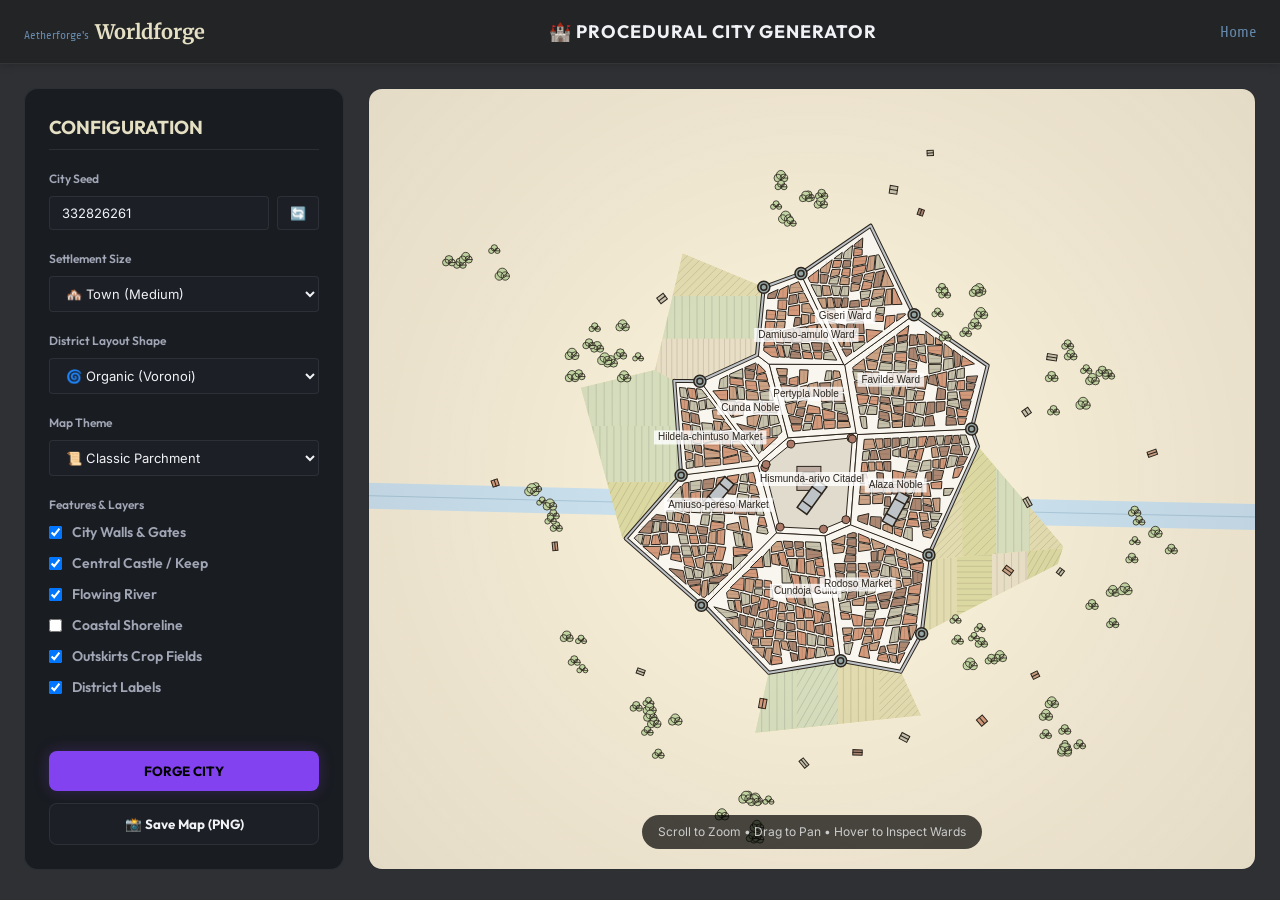
<file: city.html>
<!DOCTYPE html>
<html lang="en">
<head>
    <meta charset="UTF-8">
    <meta name="viewport" content="width=device-width, initial-scale=1.0">
    <title>Procedural City Generator | Aetherforge Worldforge</title>
    <!-- Google Fonts: Merriweather (serif) and Share Tech / Share (sans-serif) -->
    <link rel="preconnect" href="https://fonts.googleapis.com">
    <link rel="preconnect" href="https://fonts.gstatic.com" crossorigin>
    <link href="https://fonts.googleapis.com/css2?family=Merriweather:ital,wght@0,300;0,400;0,700;1,300&family=Share+Tech&family=Share:ital,wght@0,400;0,700;1,400&family=Outfit:wght@300;400;600;700&family=Inter:wght@300;400;600&display=swap" rel="stylesheet">
    <link rel="stylesheet" href="style.css">
    <style>
        .city-layout {
            display: grid;
            grid-template-columns: 320px 1fr;
            gap: 24px;
            height: calc(100vh - 70px);
            padding: 24px;
            overflow: hidden;
        }

        .city-sidebar {
            background: var(--bg-secondary);
            border: 1px solid var(--border-color);
            border-radius: var(--radius-lg);
            padding: 24px;
            backdrop-filter: var(--glass-blur);
            display: flex;
            flex-direction: column;
            gap: 20px;
            overflow-y: auto;
        }

        .city-workspace {
            background: var(--bg-secondary);
            border: 1px solid var(--border-color);
            border-radius: var(--radius-lg);
            position: relative;
            overflow: hidden;
            display: flex;
            justify-content: center;
            align-items: center;
        }

        .city-canvas {
            display: block;
            width: 100%;
            height: 100%;
            cursor: grab;
            background: #f4eee1; /* Default parchment background, updated by theme */
        }

        .city-canvas:active {
            cursor: grabbing;
        }

        /* Floating Info Card */
        .info-panel {
            position: absolute;
            top: 20px;
            right: 20px;
            width: 280px;
            background: rgba(30, 32, 35, 0.85);
            border: 1px solid rgba(255, 255, 255, 0.1);
            border-radius: var(--radius-md);
            padding: 16px;
            color: #fff;
            font-family: var(--font-body);
            backdrop-filter: blur(10px);
            box-shadow: 0 10px 30px rgba(0,0,0,0.5);
            z-index: 10;
            pointer-events: none;
            transition: opacity 0.25s ease, transform 0.25s ease;
            opacity: 0;
            transform: translateY(-10px);
        }

        .info-panel.visible {
            opacity: 1;
            transform: translateY(0);
        }

        .info-title {
            font-family: var(--font-heading);
            font-size: 18px;
            font-weight: 700;
            color: var(--accent-primary);
            border-bottom: 1px solid rgba(255,255,255,0.1);
            padding-bottom: 6px;
            margin-bottom: 10px;
        }

        .info-meta {
            font-size: 13px;
            display: grid;
            grid-template-columns: 80px 1fr;
            row-gap: 6px;
        }

        .meta-label {
            color: var(--text-muted);
            font-weight: 600;
        }

        .meta-val {
            color: #fff;
        }

        /* Form styling */
        .form-group {
            display: flex;
            flex-direction: column;
            gap: 8px;
        }

        .form-group label {
            font-family: var(--font-heading);
            font-weight: 600;
            color: var(--text-secondary);
        }

        .form-control {
            background: var(--bg-tertiary);
            border: 1px solid var(--border-color);
            border-radius: var(--radius-sm);
            color: var(--text-primary);
            padding: 8px 12px;
            font-family: var(--font-body);
            width: 100%;
        }

        .form-control:focus {
            outline: none;
            border-color: var(--accent-primary);
        }

        .checkbox-group {
            display: flex;
            flex-direction: column;
            gap: 10px;
        }

        .checkbox-label {
            display: flex;
            align-items: center;
            gap: 10px;
            color: var(--text-secondary);
            cursor: pointer;
            font-size: 14px;
        }

        .checkbox-label input {
            cursor: pointer;
        }

        .action-button {
            background: var(--accent-primary);
            color: #000;
            border: none;
            border-radius: var(--radius-md);
            padding: 12px 20px;
            font-family: var(--font-heading);
            font-weight: 700;
            cursor: pointer;
            width: 100%;
            transition: all 0.2s ease;
            box-shadow: 0 0 15px var(--accent-glow);
        }

        .action-button:hover {
            background: var(--accent-hover);
            box-shadow: 0 0 25px var(--accent-glow-strong);
            transform: translateY(-1px);
        }

        .seed-input-wrapper {
            display: flex;
            gap: 8px;
        }

        .btn-icon {
            background: var(--bg-tertiary);
            border: 1px solid var(--border-color);
            border-radius: var(--radius-sm);
            color: var(--text-primary);
            cursor: pointer;
            padding: 0 12px;
            display: flex;
            align-items: center;
            justify-content: center;
            transition: all 0.2s ease;
        }

        .btn-icon:hover {
            border-color: var(--accent-primary);
            color: var(--accent-primary);
        }

        /* Help tip floating on canvas */
        .help-tip {
            position: absolute;
            bottom: 20px;
            left: 50%;
            transform: translateX(-50%);
            background: rgba(0, 0, 0, 0.7);
            color: #ccc;
            padding: 8px 16px;
            border-radius: 20px;
            font-size: 12px;
            font-family: var(--font-body);
            pointer-events: none;
            z-index: 10;
        }
    </style>
</head>
<body class="dungeon-fullscreen-body">
    <div class="app-container">
        <!-- HEADER -->
        <header class="watabou-header dungeon-header">
            <div class="header-logo">
                <a href="index.html" class="logo-back-link">
                    <span class="logo-author">Aetherforge's</span>
                    <span class="logo-title">Worldforge</span>
                </a>
            </div>
            
            <div style="flex-grow: 1; text-align: center;">
                <h1 style="font-family: var(--font-heading); font-size: 18px; letter-spacing: 1px; color: var(--text-primary);">
                    🏰 PROCEDURAL CITY GENERATOR
                </h1>
            </div>

            <div class="header-nav">
                <a href="index.html" class="nav-link">Home</a>
            </div>
        </header>

        <!-- LAYOUT -->
        <div class="city-layout">
            <!-- SIDEBAR -->
            <aside class="city-sidebar">
                <h3 style="font-family: var(--font-heading); font-weight: 700; border-bottom: 1px solid var(--border-color); padding-bottom: 8px;">CONFIGURATION</h3>

                <!-- Seed -->
                <div class="form-group">
                    <label for="txtSeed">City Seed</label>
                    <div class="seed-input-wrapper">
                        <input type="text" id="txtSeed" class="form-control" placeholder="Random seed...">
                        <button class="btn-icon" id="btnRandSeed" title="Random Seed">🔄</button>
                    </div>
                </div>

                <!-- Size -->
                <div class="form-group">
                    <label for="selSize">Settlement Size</label>
                    <select id="selSize" class="form-control">
                        <option value="small">🏡 Village (Small)</option>
                        <option value="medium" selected>🏘️ Town (Medium)</option>
                        <option value="large">🏰 City (Large)</option>
                        <option value="metropolis">🏛️ Metropolis (Huge)</option>
                    </select>
                </div>

                <!-- Grid Layout -->
                <div class="form-group">
                    <label for="selGrid">District Layout Shape</label>
                    <select id="selGrid" class="form-control">
                        <option value="voronoi" selected>🌀 Organic (Voronoi)</option>
                        <option value="hex">⬡ Planned (Hexagonal)</option>
                        <option value="square">⬜ Grid (Square)</option>
                        <option value="concentric">🎯 Concentric Rings</option>
                    </select>
                </div>

                <!-- Visual Theme -->
                <div class="form-group">
                    <label for="selTheme">Map Theme</label>
                    <select id="selTheme" class="form-control">
                        <option value="parchment" selected>📜 Classic Parchment</option>
                        <option value="blueprint">💻 Slate Blueprint</option>
                        <option value="dark">🔮 Glowing Dark Aether</option>
                        <option value="contrast">🕶️ High Contrast</option>
                    </select>
                </div>

                <!-- Toggles -->
                <div class="form-group">
                    <label>Features & Layers</label>
                    <div class="checkbox-group">
                        <label class="checkbox-label">
                            <input type="checkbox" id="chkWalls" checked>
                            <span>City Walls & Gates</span>
                        </label>
                        <label class="checkbox-label">
                            <input type="checkbox" id="chkCastle" checked>
                            <span>Central Castle / Keep</span>
                        </label>
                        <label class="checkbox-label">
                            <input type="checkbox" id="chkRiver" checked>
                            <span>Flowing River</span>
                        </label>
                        <label class="checkbox-label">
                            <input type="checkbox" id="chkCoast">
                            <span>Coastal Shoreline</span>
                        </label>
                        <label class="checkbox-label">
                            <input type="checkbox" id="chkFields" checked>
                            <span>Outskirts Crop Fields</span>
                        </label>
                        <label class="checkbox-label">
                            <input type="checkbox" id="chkLabels" checked>
                            <span>District Labels</span>
                        </label>
                    </div>
                </div>

                <!-- Actions -->
                <div style="margin-top: auto; display: flex; flex-direction: column; gap: 12px;">
                    <button class="action-button" id="btnGenerate">FORGE CITY</button>
                    <button class="action-button" id="btnExport" style="background: var(--bg-tertiary); color: var(--text-primary); border: 1px solid var(--border-color); box-shadow: none;">📸 Save Map (PNG)</button>
                </div>
            </aside>

            <!-- WORKSPACE -->
            <main class="city-workspace">
                <!-- Canvas -->
                <canvas id="cityCanvas" class="city-canvas"></canvas>

                <!-- Help Tip -->
                <div class="help-tip">Scroll to Zoom • Drag to Pan • Hover to Inspect Wards</div>

                <!-- Floating Info Panel -->
                <div class="info-panel" id="infoPanel">
                    <div class="info-title" id="lblDistrictName">District Name</div>
                    <div class="info-meta">
                        <span class="meta-label">Type:</span>
                        <span class="meta-val" id="lblDistrictType">Ward</span>

                        <span class="meta-label">Population:</span>
                        <span class="meta-val" id="lblDistrictPop">0</span>

                        <span class="meta-label">Details:</span>
                        <span class="meta-val" id="lblDistrictDesc">-</span>
                    </div>
                </div>
            </main>
        </div>
    </div>

    <!-- Scripts -->
    <script type="module" src="js/city.js"></script>
</body>
</html>
</file>
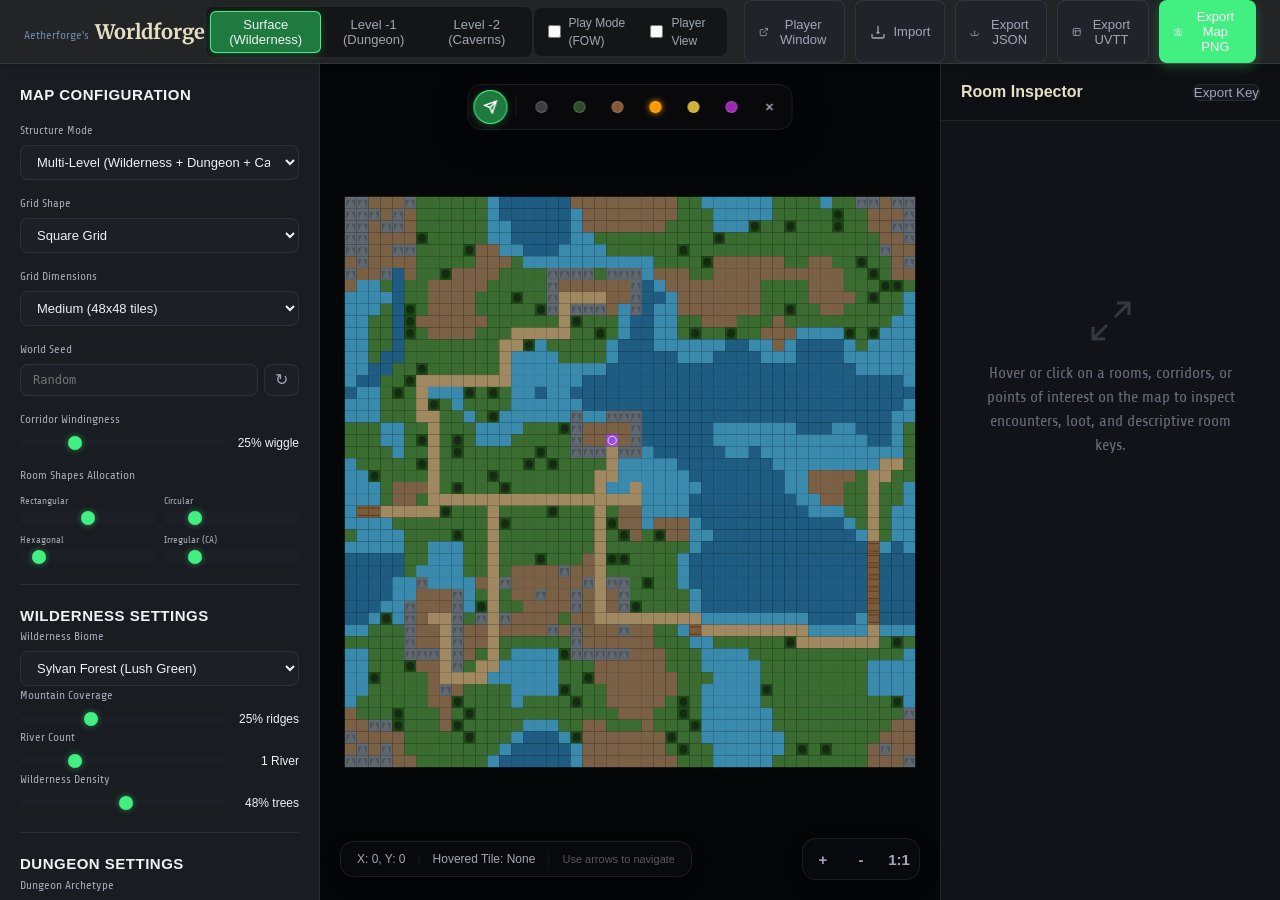
<file: dungeon.html>
<!DOCTYPE html>
<html lang="en">
<head>
    <meta charset="UTF-8">
    <meta name="viewport" content="width=device-width, initial-scale=1.0">
    <title>Aetherforge Dungeon | Procedural Map Builder</title>
    <!-- Google Fonts: Merriweather (serif) and Share Tech / Share (sans-serif) -->
    <link rel="preconnect" href="https://fonts.googleapis.com">
    <link rel="preconnect" href="https://fonts.gstatic.com" crossorigin>
    <link href="https://fonts.googleapis.com/css2?family=Merriweather:ital,wght@0,300;0,400;0,700;1,300&family=Share+Tech&family=Share:ital,wght@0,400;0,700;1,400&display=swap" rel="stylesheet">
    <link rel="stylesheet" href="style.css">
    <!-- Inline check for CORS / file protocol blocks -->
    <script>
        if (window.location.protocol === 'file:') {
            document.addEventListener('DOMContentLoaded', () => {
                const warn = document.createElement('div');
                warn.style.cssText = 'position:fixed;top:0;left:0;right:0;background:#d32f2f;color:#fff;padding:12px 24px;text-align:center;z-index:999999;font-family:sans-serif;font-size:14px;font-weight:bold;box-shadow:0 4px 12px rgba(0,0,0,0.3);display:flex;justify-content:center;align-items:center;gap:12px;';
                warn.innerHTML = '<span>⚠️ <strong>CORS Protocol Blocked</strong>: Browsers block ES Module loading on local files. Please run a local web server (e.g. VS Code Live Server, python -m http.server, or npm run dev) to test the interactive generator.</span>';
                document.body.appendChild(warn);
            });
        }
    </script>
</head>
<body class="dungeon-fullscreen-body">
    <div class="app-container">
        <!-- HEADER -->
        <header class="watabou-header dungeon-header">
            <div class="header-logo">
                <a href="index.html" class="logo-back-link">
                    <span class="logo-author">Aetherforge's</span>
                    <span class="logo-title">Worldforge</span>
                </a>
            </div>
            
            <div class="level-tabs" id="levelTabsContainer" style="display: none;">
                <button class="level-tab active" data-level="surface" id="btnTabSurface">
                    Surface (Wilderness)
                </button>
                <button class="level-tab" data-level="upper" id="btnTabUpper">
                    Level -1 (Dungeon)
                </button>
                <button class="level-tab" data-level="lower" id="btnTabLower">
                    Level -2 (Caverns)
                </button>
            </div>

            <!-- LIVE SESSION PLAY MODE SWITCHES -->
            <div class="play-mode-controls">
                <label class="switch-label" title="Masks map in fog. Click tiles/rooms to reveal them.">
                    <input type="checkbox" id="chkPlayMode">
                    <span class="switch-text">Play Mode (FOW)</span>
                </label>
                <label class="switch-label" title="Disguises secret doors/traps from the map display.">
                    <input type="checkbox" id="chkPlayerView">
                    <span class="switch-text">Player View</span>
                </label>
            </div>

            <div class="header-actions">
                <button class="btn btn-secondary btn-icon" id="btnLaunchPlayer" title="Open Synchronized Player Window">
                    <svg viewBox="0 0 24 24" width="16" height="16" fill="none" stroke="currentColor" stroke-width="2"><path d="M18 13v6a2 2 0 0 1-2 2H5a2 2 0 0 1-2-2V8a2 2 0 0 1 2-2h6M15 3h6v6M10 14L21 3"/></svg>
                    <span>Player Window</span>
                </button>
                <button class="btn btn-secondary btn-icon" id="btnImportJson" title="Import Map JSON">
                    <svg viewBox="0 0 24 24" width="16" height="16" fill="none" stroke="currentColor" stroke-width="2"><path d="M21 15v4a2 2 0 0 1-2 2H5a2 2 0 0 1-2-2v-4M14 12l-2 2-2-2M12 3v11"/></svg>
                    <span>Import</span>
                </button>
                <button class="btn btn-secondary btn-icon" id="btnExportJson" title="Export Map JSON">
                    <svg viewBox="0 0 24 24" width="16" height="16" fill="none" stroke="currentColor" stroke-width="2"><path d="M21 15v4a2 2 0 0 1-2 2H5a2 2 0 0 1-2-2v-4M10 9l2 2 2-2M12 20V11"/></svg>
                    <span>Export JSON</span>
                </button>
                <button class="btn btn-secondary btn-icon" id="btnExportVtt" title="Export Foundry/Universal VTT Map">
                    <svg viewBox="0 0 24 24" width="16" height="16" fill="none" stroke="currentColor" stroke-width="2"><rect x="3" y="3" width="18" height="18" rx="2" ry="2"/><line x1="3" y1="9" x2="21" y2="9"/><line x1="9" y1="21" x2="9" y2="9"/></svg>
                    <span>Export UVTT</span>
                </button>
                <button class="btn btn-primary btn-icon" id="btnExportPng" title="Export Map PNG">
                    <svg viewBox="0 0 24 24" width="16" height="16" fill="none" stroke="currentColor" stroke-width="2"><path d="M23 19a2 2 0 0 1-2 2H3a2 2 0 0 1-2-2V8a2 2 0 0 1 2-2h4l2-3h6l2 3h4a2 2 0 0 1 2 2z"/><circle cx="12" cy="13" r="4"/></svg>
                    <span>Export Map PNG</span>
                </button>
            </div>
        </header>

        <!-- MAIN LAYOUT -->
        <main class="app-main">
            
            <!-- LEFT COLUMN: CONTROLS -->
            <aside class="sidebar sidebar-controls">
                <div class="sidebar-section">
                    <h2>Map Configuration</h2>
                    
                    <div class="control-group">
                        <label for="selectMapStructure">Structure Mode</label>
                        <select id="selectMapStructure" class="form-control">
                            <option value="multilevel">Multi-Level (Wilderness + Dungeon + Caves)</option>
                            <option value="single-wilderness">Single Layer: Wilderness Surface</option>
                            <option value="single-dungeon">Single Layer: Structured Dungeon</option>
                            <option value="single-cavern">Single Layer: Cave Network</option>
                        </select>
                    </div>

                    <div class="control-group">
                        <label for="selectGridShape">Grid Shape</label>
                        <select id="selectGridShape" class="form-control">
                            <option value="square" selected>Square Grid</option>
                            <option value="hex">Hex Grid (Pointy-Topped)</option>
                        </select>
                    </div>

                    <div class="control-group">
                        <label for="selectMapSize">Grid Dimensions</label>
                        <select id="selectMapSize" class="form-control">
                            <option value="small">Small (32x32 tiles)</option>
                            <option value="medium" selected>Medium (48x48 tiles)</option>
                            <option value="large">Large (64x64 tiles)</option>
                        </select>
                    </div>

                    <div class="control-group">
                        <label for="inputSeed">World Seed</label>
                        <div style="display:flex; gap:6px;">
                            <input type="text" id="inputSeed" class="form-control" placeholder="Random" style="flex:1; font-family: monospace; font-size:12px;">
                            <button class="btn btn-secondary" id="btnRandomSeed" title="Roll random seed" style="padding: 0 10px; font-size: 16px;">&#x21bb;</button>
                        </div>
                    </div>

                    <div class="control-group">
                        <label>Corridor Windingness</label>
                        <div class="range-container">
                            <input type="range" id="rangeWinding" min="0" max="100" value="25" class="form-range">
                            <span class="range-value" id="valWinding">25% wiggle</span>
                        </div>
                    </div>

                    <div class="control-group">
                        <label>Room Shapes Allocation</label>
                        <div style="display: grid; grid-template-columns: 1fr 1fr; gap: 8px; margin-top: 4px;">
                            <div class="range-container" style="flex-direction: column; align-items: flex-start; gap: 2px;">
                                <label style="font-size: 10px; color: var(--text-secondary);">Rectangular</label>
                                <input type="range" id="rangeShapeRect" min="0" max="100" value="50" class="form-range" style="width: 100%;">
                            </div>
                            <div class="range-container" style="flex-direction: column; align-items: flex-start; gap: 2px;">
                                <label style="font-size: 10px; color: var(--text-secondary);">Circular</label>
                                <input type="range" id="rangeShapeCircle" min="0" max="100" value="20" class="form-range" style="width: 100%;">
                            </div>
                            <div class="range-container" style="flex-direction: column; align-items: flex-start; gap: 2px;">
                                <label style="font-size: 10px; color: var(--text-secondary);">Hexagonal</label>
                                <input type="range" id="rangeShapeHex" min="0" max="100" value="10" class="form-range" style="width: 100%;">
                            </div>
                            <div class="range-container" style="flex-direction: column; align-items: flex-start; gap: 2px;">
                                <label style="font-size: 10px; color: var(--text-secondary);">Irregular (CA)</label>
                                <input type="range" id="rangeShapeIrreg" min="0" max="100" value="20" class="form-range" style="width: 100%;">
                            </div>
                        </div>
                    </div>
                </div>

                <!-- SECTION: WILDERNESS BIOMES -->
                <div class="sidebar-section" id="sectionWilderness">
                    <h2>Wilderness Settings</h2>
                    <div class="control-group">
                        <label for="selectWildernessBiome">Wilderness Biome</label>
                        <select id="selectWildernessBiome" class="form-control">
                            <option value="forest">Sylvan Forest (Lush Green)</option>
                            <option value="desert">Dune Sea (Sandy Gold)</option>
                            <option value="swamp">Fey Swamp (Murky Teal)</option>
                            <option value="volcanic">Ashen Wastes (Obsidian & Lava)</option>
                        </select>
                    </div>
                    
                    <div class="control-group">
                        <label>Mountain Coverage</label>
                        <div class="range-container">
                            <input type="range" id="rangeMountains" min="15" max="45" value="25" class="form-range">
                            <span class="range-value" id="valMountains">25% ridges</span>
                        </div>
                    </div>

                    <div class="control-group">
                        <label>River Count</label>
                        <div class="range-container">
                            <input type="range" id="rangeRivers" min="0" max="4" value="1" class="form-range">
                            <span class="range-value" id="valRivers">1 River</span>
                        </div>
                    </div>

                    <div class="control-group">
                        <label>Wilderness Density</label>
                        <div class="range-container">
                            <input type="range" id="rangeWildernessDensity" min="30" max="65" value="48" class="form-range">
                            <span class="range-value" id="valWildernessDensity">48% trees</span>
                        </div>
                    </div>
                </div>

                <!-- SECTION: DUNGEON THEMES -->
                <div class="sidebar-section" id="sectionDungeon">
                    <h2>Dungeon Settings</h2>
                    <div class="control-group">
                        <label for="selectDungeonTheme">Dungeon Archetype</label>
                        <select id="selectDungeonTheme" class="form-control">
                            <option value="crypt">Forgotten Crypt (Cold Purple)</option>
                            <option value="stone">Underground Keep (Sleek Gray)</option>
                            <option value="cavern">Volcanic Caves (Fiery Amber)</option>
                            <option value="temple">Sunken Temple (Eerie Green)</option>
                        </select>
                    </div>
                    <div class="control-group">
                        <label>Target Room Count</label>
                        <div class="range-container">
                            <input type="range" id="rangeRoomCount" min="4" max="15" value="8" class="form-range">
                            <span class="range-value" id="valRoomCount">8 Rooms</span>
                        </div>
                    </div>
                    <div class="control-group">
                        <label>Corridor Connectivity</label>
                        <div class="range-container">
                            <input type="range" id="rangeConnectivity" min="0" max="100" value="20" class="form-range">
                            <span class="range-value" id="valConnectivity">20% extra</span>
                        </div>
                    </div>
                </div>

                <!-- SECTION: ENCOUNTERS -->
                <div class="sidebar-section">
                    <h2>Encounter Generator</h2>
                    <div class="form-row">
                        <div class="control-group col-half">
                            <label for="selectPartySize">Party Size</label>
                            <select id="selectPartySize" class="form-control">
                                <option value="1">1 Player</option>
                                <option value="2">2 Players</option>
                                <option value="3">3 Players</option>
                                <option value="4" selected>4 Players</option>
                                <option value="5">5 Players</option>
                                <option value="6">6 Players</option>
                            </select>
                        </div>
                        <div class="control-group col-half">
                            <label for="selectPartyLevel">Average Level</label>
                            <select id="selectPartyLevel" class="form-control">
                                <option value="1" selected>Level 1</option>
                                <option value="2">Level 2</option>
                                <option value="3">Level 3</option>
                                <option value="4">Level 4</option>
                                <option value="5">Level 5</option>
                                <option value="7">Level 7</option>
                                <option value="10">Level 10</option>
                            </select>
                        </div>
                    </div>
                    <div class="control-group">
                        <label for="selectDifficulty">Combat Intensity</label>
                        <select id="selectDifficulty" class="form-control">
                            <option value="balanced" selected>Standard Balanced</option>
                            <option value="hard">Challenging / Hard</option>
                            <option value="deadly">Brutal / Deadly</option>
                        </select>
                    </div>
                </div>

                <!-- SECTION: IMAGE TO MAP -->
                <div class="sidebar-section">
                    <h2>Image-to-Map Forge</h2>
                    <div class="control-group">
                        <label for="inputImageMap">Upload Map Image</label>
                        <input type="file" id="inputImageMap" accept="image/*" class="form-control" style="font-size: 11px; padding: 4px;">
                    </div>
                    <div class="control-group">
                        <label for="selectImageParser">Parsing Algorithm</label>
                        <select id="selectImageParser" class="form-control">
                            <option value="color" selected>Color Classification</option>
                            <option value="contrast">High Contrast (B&W)</option>
                        </select>
                    </div>
                    <button class="btn btn-secondary btn-icon" id="btnForgeImage" style="width: 100%; margin-top: 4px;">
                        <svg viewBox="0 0 24 24" width="16" height="16" fill="none" stroke="currentColor" stroke-width="2"><path d="M12 2v20M17 5H9.5a3.5 3.5 0 0 0 0 7h5a3.5 3.5 0 0 1 0 7H6"/></svg>
                        Forge from Image
                    </button>
                </div>

                <div class="sidebar-actions">
                    <button class="btn btn-primary btn-large btn-glow" id="btnGenerateMap">
                        <svg viewBox="0 0 24 24" width="18" height="18" fill="none" stroke="currentColor" stroke-width="2"><path d="M21.5 2v6h-6M21.34 15.57a10 10 0 1 1-.57-8.38l5.67-5.67"/></svg>
                        Forge Map
                    </button>
                </div>
            </aside>

            <!-- CENTER COLUMN: MAP CANVAS VIEWPORT -->
            <section class="canvas-viewport">
                <!-- FLOATING BRUSH TOOLBAR FOR EDITOR PAINT MODE -->
                <div class="canvas-editor-toolbar" id="editorToolbar">
                    <button class="editor-tool-btn active" data-tool="inspect" title="Select / Inspect Mode">
                        <svg viewBox="0 0 24 24" width="14" height="14" fill="none" stroke="currentColor" stroke-width="2.5"><path d="M22 2L11 13M22 2l-7 20-4-9-9-4 20-7z"/></svg>
                    </button>
                    <div class="editor-tool-divider"></div>
                    <button class="editor-tool-btn" data-tool="paint-wall" title="Paint Wall Blocks">
                        <span class="tool-dot" style="background-color: #3d3e42;"></span>
                    </button>
                    <button class="editor-tool-btn" data-tool="paint-floor" title="Paint Floors / Paths">
                        <span class="tool-dot" style="background-color: #2e4c27;"></span>
                    </button>
                    <button class="editor-tool-btn" data-tool="paint-door" title="Place Closed Door">
                        <span class="tool-dot" style="background-color: #855836;"></span>
                    </button>
                    <button class="editor-tool-btn" data-tool="paint-torch" title="Place Torch (Light Node)">
                        <span class="tool-dot" style="background-color: #ff9900; box-shadow: 0 0 6px #ff9900;"></span>
                    </button>
                    <button class="editor-tool-btn" data-tool="paint-chest" title="Place Loot Chest">
                        <span class="tool-dot" style="background-color: #d4af37;"></span>
                    </button>
                    <button class="editor-tool-btn" data-tool="paint-obstacle" title="Place Room Obstacle">
                        <span class="tool-dot" style="background-color: #9c27b0;"></span>
                    </button>
                    <button class="editor-tool-btn" data-tool="erase" title="Erase Tile (Void)">
                        <svg viewBox="0 0 24 24" width="12" height="12" fill="none" stroke="currentColor" stroke-width="3"><path d="M18 6L6 18M6 6l12 12"/></svg>
                    </button>
                </div>

                <!-- GENERATION PROGRESS OVERLAY -->
                <div class="gen-progress-overlay" id="genProgressOverlay" style="display:none;">
                    <div class="gen-progress-box">
                        <div class="gen-progress-icon">
                            <svg viewBox="0 0 24 24" width="32" height="32" fill="none" stroke="currentColor" stroke-width="1.5">
                                <path d="M21.5 2v6h-6M21.34 15.57a10 10 0 1 1-.57-8.38l5.67-5.67"/>
                            </svg>
                        </div>
                        <div class="gen-progress-label" id="genProgressLabel">Forging map&hellip;</div>
                        <div class="gen-progress-bar-wrap">
                            <div class="gen-progress-bar" id="genProgressBar"></div>
                        </div>
                        <div class="gen-progress-sub" id="genProgressSub">Initializing world seed</div>
                    </div>
                </div>

                <div class="canvas-container" id="canvasContainer">
                    <canvas id="mapCanvas" tabindex="1"></canvas>
                </div>
                
                <!-- CANVAS UTILITIES -->
                <div class="viewport-hud">
                    <div class="hud-info">
                        <span id="txtCoordinates">X: 0, Y: 0</span>
                        <span class="hud-divider">|</span>
                        <span id="txtTileType">Hovered Tile: None</span>
                        <span class="hud-divider">|</span>
                        <span style="font-size: 11px; color: var(--text-muted); opacity: 0.8;">Use arrows to navigate</span>
                    </div>
                    <div class="hud-controls">
                        <button class="hud-btn" id="btnZoomIn" title="Zoom In">+</button>
                        <button class="hud-btn" id="btnZoomOut" title="Zoom Out">-</button>
                        <button class="hud-btn" id="btnZoomReset" title="Reset Camera">1:1</button>
                    </div>
                </div>
            </section>

            <!-- RIGHT COLUMN: INSPECTOR/DUNGEON KEY -->
            <aside class="sidebar sidebar-inspector">
                <div class="inspector-header">
                    <h2>Room Inspector</h2>
                    <button class="btn btn-secondary btn-small" id="btnExportRoomKey">Export Key</button>
                </div>
                
                <div class="inspector-content" id="inspectorContent">
                    <div class="inspector-empty-state">
                        <svg viewBox="0 0 24 24" width="48" height="48" fill="none" stroke="currentColor" stroke-width="1.5">
                            <path d="M15 3h6v6M9 21H3v-6M21 3l-7 7M3 21l7-7"/>
                        </svg>
                        <p>Hover or click on a rooms, corridors, or points of interest on the map to inspect encounters, loot, and descriptive room keys.</p>
                    </div>
                </div>
            </aside>

        </main>
    </div>

    <!-- Toast notification -->
    <div id="toastContainer" style="position:fixed;bottom:24px;right:24px;z-index:9999;display:flex;flex-direction:column;gap:8px;"></div>

    <!-- Hidden input for file importing -->
    <input type="file" id="fileImportSelector" accept=".json" style="display: none;">
    <canvas id="imageTempCanvas" style="display: none;"></canvas>

    <!-- Web App Logic -->
    <script type="module" src="js/config.js"></script>
    <script type="module" src="js/generator.js"></script>
    <script type="module" src="js/renderer.js"></script>
    <script type="module" src="js/main.js"></script>
</body>
</html>
</file>
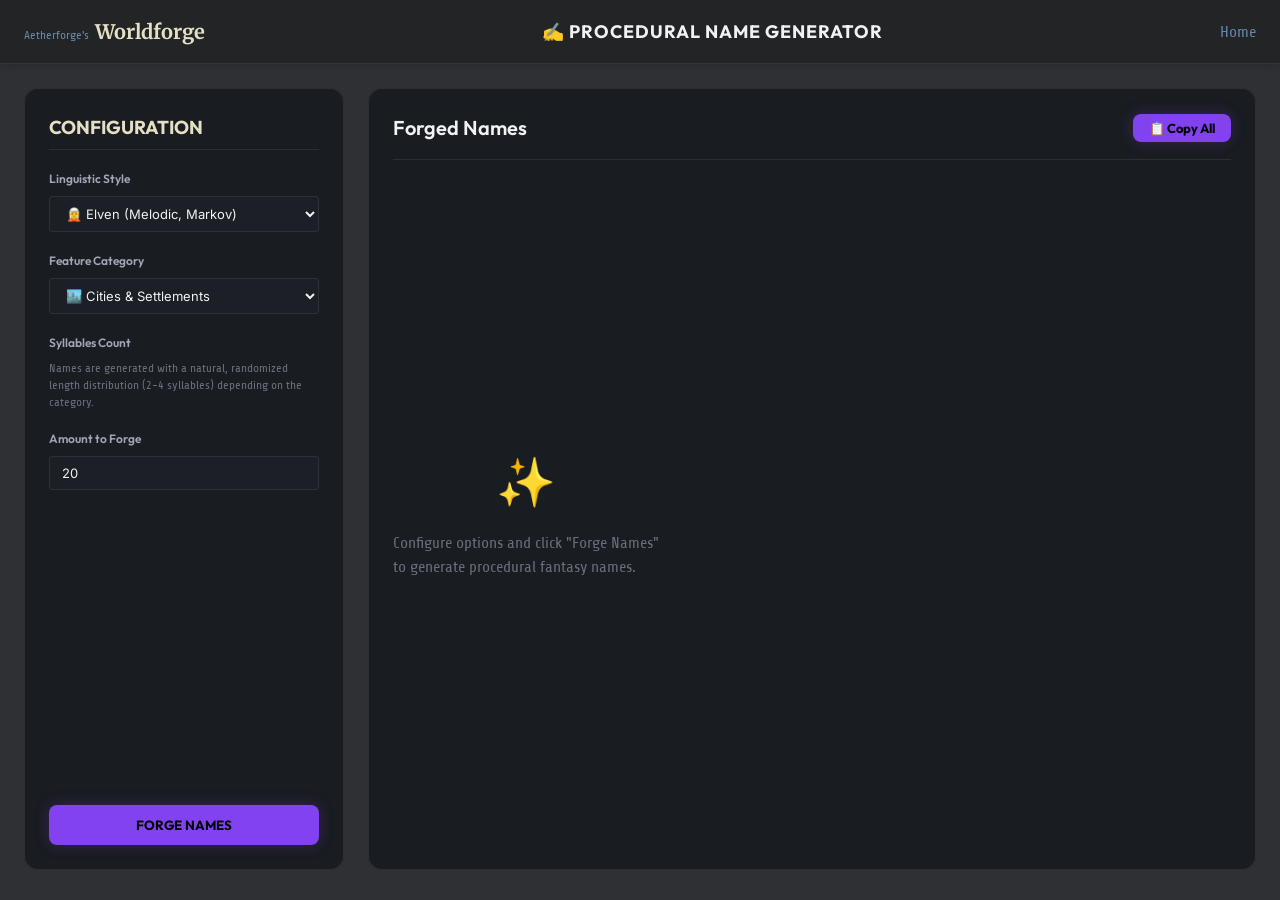
<file: names.html>
<!DOCTYPE html>
<html lang="en">
<head>
    <meta charset="UTF-8">
    <meta name="viewport" content="width=device-width, initial-scale=1.0">
    <title>Procedural Name Generator | Aetherforge Worldforge</title>
    <!-- Google Fonts: Merriweather (serif) and Share Tech / Share (sans-serif) -->
    <link rel="preconnect" href="https://fonts.googleapis.com">
    <link rel="preconnect" href="https://fonts.gstatic.com" crossorigin>
    <link href="https://fonts.googleapis.com/css2?family=Merriweather:ital,wght@0,300;0,400;0,700;1,300&family=Share+Tech&family=Share:ital,wght@0,400;0,700;1,400&family=Outfit:wght@300;400;600;700&family=Inter:wght@300;400;600&display=swap" rel="stylesheet">
    <link rel="stylesheet" href="style.css">
    <style>
        .names-layout {
            display: grid;
            grid-template-columns: 320px 1fr;
            gap: 24px;
            height: calc(100vh - 70px);
            padding: 24px;
            overflow: hidden;
        }

        .names-sidebar {
            background: var(--bg-secondary);
            border: 1px solid var(--border-color);
            border-radius: var(--radius-lg);
            padding: 24px;
            backdrop-filter: var(--glass-blur);
            display: flex;
            flex-direction: column;
            gap: 20px;
            overflow-y: auto;
        }

        .names-workspace {
            background: var(--bg-secondary);
            border: 1px solid var(--border-color);
            border-radius: var(--radius-lg);
            padding: 24px;
            backdrop-filter: var(--glass-blur);
            display: flex;
            flex-direction: column;
            overflow: hidden;
        }

        .workspace-header {
            display: flex;
            justify-content: space-between;
            align-items: center;
            border-bottom: 1px solid var(--border-color);
            padding-bottom: 16px;
            margin-bottom: 20px;
        }

        .workspace-title {
            font-family: var(--font-heading);
            font-size: 20px;
            font-weight: 600;
            color: var(--text-primary);
        }

        .names-grid {
            display: grid;
            grid-template-columns: repeat(auto-fill, minmax(200px, 1fr));
            gap: 16px;
            overflow-y: auto;
            flex-grow: 1;
            padding-right: 8px;
        }

        .name-card {
            background: var(--bg-tertiary);
            border: 1px solid var(--border-color);
            border-radius: var(--radius-md);
            padding: 16px;
            display: flex;
            justify-content: space-between;
            align-items: center;
            transition: all 0.2s ease;
        }

        .name-card:hover {
            border-color: var(--accent-primary);
            box-shadow: 0 0 10px var(--accent-glow);
            transform: translateY(-2px);
        }

        .name-text {
            font-size: 16px;
            font-weight: 600;
            color: var(--text-primary);
            font-family: var(--font-body);
        }

        .copy-btn {
            background: transparent;
            border: none;
            color: var(--text-muted);
            cursor: pointer;
            font-size: 14px;
            padding: 4px;
            transition: color 0.2s ease;
        }

        .copy-btn:hover {
            color: var(--accent-primary);
        }

        .action-button {
            background: var(--accent-primary);
            color: #000;
            border: none;
            border-radius: var(--radius-md);
            padding: 12px 20px;
            font-family: var(--font-heading);
            font-weight: 700;
            cursor: pointer;
            width: 100%;
            transition: all 0.2s ease;
            box-shadow: 0 0 15px var(--accent-glow);
        }

        .action-button:hover {
            background: var(--accent-hover);
            box-shadow: 0 0 25px var(--accent-glow-strong);
            transform: translateY(-1px);
        }

        .form-group {
            display: flex;
            flex-direction: column;
            gap: 8px;
        }

        .form-group label {
            font-family: var(--font-heading);
            font-weight: 600;
            color: var(--text-secondary);
        }

        .form-control {
            background: var(--bg-tertiary);
            border: 1px solid var(--border-color);
            border-radius: var(--radius-sm);
            color: var(--text-primary);
            padding: 8px 12px;
            font-family: var(--font-body);
            width: 100%;
        }

        .form-control:focus {
            outline: none;
            border-color: var(--accent-primary);
        }

        .empty-state {
            display: flex;
            flex-direction: column;
            justify-content: center;
            align-items: center;
            color: var(--text-muted);
            flex-grow: 1;
            gap: 12px;
        }

        .empty-state-icon {
            font-size: 48px;
        }
    </style>
</head>
<body class="dungeon-fullscreen-body">
    <div class="app-container">
        <!-- HEADER -->
        <header class="watabou-header dungeon-header">
            <div class="header-logo">
                <a href="index.html" class="logo-back-link">
                    <span class="logo-author">Aetherforge's</span>
                    <span class="logo-title">Worldforge</span>
                </a>
            </div>
            
            <div style="flex-grow: 1; text-align: center;">
                <h1 style="font-family: var(--font-heading); font-size: 18px; letter-spacing: 1px; color: var(--text-primary);">
                    ✍️ PROCEDURAL NAME GENERATOR
                </h1>
            </div>

            <div class="header-nav">
                <a href="index.html" class="nav-link">Home</a>
            </div>
        </header>

        <!-- LAYOUT -->
        <div class="names-layout">
            <!-- SIDEBAR -->
            <aside class="names-sidebar">
                <h3 style="font-family: var(--font-heading); font-weight: 700; border-bottom: 1px solid var(--border-color); padding-bottom: 8px;">CONFIGURATION</h3>

                <!-- Style Preset -->
                <div class="form-group">
                    <label for="selStyle">Linguistic Style</label>
                    <select id="selStyle" class="form-control">
                        <option value="elven">🧝 Elven (Melodic, Markov)</option>
                        <option value="dwarven">🧔 Dwarven (Guttural, Markov)</option>
                        <option value="norse">🪓 Norse / Viking (Harsh, Markov)</option>
                        <option value="roman">🏛️ Roman / Latin (Classic, Markov)</option>
                        <option value="eldritch">🐙 Eldritch (Gothic Horror, Markov)</option>
                        <option value="gothic">🏰 Gothic / Medieval (Historic, Markov)</option>
                        <option value="sylElven">💫 Elven Syllables (Syllable Chain)</option>
                        <option value="sylDwarven">⛰️ Dwarven Syllables (Syllable Chain)</option>
                    </select>
                </div>

                <!-- Category -->
                <div class="form-group">
                    <label for="selCategory">Feature Category</label>
                    <select id="selCategory" class="form-control">
                        <option value="city">🏙️ Cities & Settlements</option>
                        <option value="nation">🛡️ Empires & Nations</option>
                        <option value="mountain">🏔️ Mountain Ranges & Peaks</option>
                        <option value="forest">🌲 Forests & Wildwoods</option>
                        <option value="water">🌊 Seas, Lakes & Oceans</option>
                        <option value="faction">⚔️ Factions & Guilds</option>
                    </select>
                </div>

                <!-- Variable Syllable Count Info -->
                <div class="form-group">
                    <label>Syllables Count</label>
                    <p style="font-size: 12px; color: var(--text-muted); line-height: 1.4;">
                        Names are generated with a natural, randomized length distribution (2-4 syllables) depending on the category.
                    </p>
                </div>

                <!-- Number of Names to Generate -->
                <div class="form-group">
                    <label for="numCount">Amount to Forge</label>
                    <input type="number" id="numCount" class="form-control" min="5" max="100" value="20">
                </div>

                <div style="margin-top: auto;">
                    <button class="action-button" id="btnGenerate">FORGE NAMES</button>
                </div>
            </aside>

            <!-- WORKSPACE -->
            <main class="names-workspace">
                <div class="workspace-header">
                    <h2 class="workspace-title" id="lblWorkspaceTitle">Forged Names</h2>
                    <button class="action-button" id="btnCopyAll" style="width: auto; padding: 6px 16px; font-size: 13px;">📋 Copy All</button>
                </div>

                <!-- Name List Output Grid -->
                <div class="names-grid" id="namesContainer">
                    <div class="empty-state">
                        <span class="empty-state-icon">✨</span>
                        <p>Configure options and click "Forge Names" to generate procedural fantasy names.</p>
                    </div>
                </div>
            </main>
        </div>
    </div>

    <!-- Scripts -->
    <script type="module">
        import { RNG } from './js/world/utils.js';
        import { WorldNameGenerator } from './js/names/names.js';

        let nameGen = new WorldNameGenerator(new RNG(String(Math.random())));

        const selStyle = document.getElementById('selStyle');
        const selCategory = document.getElementById('selCategory');
        const numCount = document.getElementById('numCount');
        const btnGenerate = document.getElementById('btnGenerate');
        const btnCopyAll = document.getElementById('btnCopyAll');
        const namesContainer = document.getElementById('namesContainer');
        const lblWorkspaceTitle = document.getElementById('lblWorkspaceTitle');

        let currentNames = [];

        function renderNames() {
            namesContainer.innerHTML = '';
            if (currentNames.length === 0) {
                namesContainer.innerHTML = `
                    <div class="empty-state">
                        <span class="empty-state-icon">✨</span>
                        <p>Configure options and click "Forge Names" to generate procedural fantasy names.</p>
                    </div>
                `;
                return;
            }

            currentNames.forEach((name, index) => {
                const card = document.createElement('div');
                card.className = 'name-card';
                card.innerHTML = `
                    <span class="name-text">${name}</span>
                    <button class="copy-btn" title="Copy to clipboard">📋</button>
                `;
                
                card.querySelector('.copy-btn').addEventListener('click', () => {
                    navigator.clipboard.writeText(name);
                    const toast = document.createElement('div');
                    toast.style.cssText = 'position:fixed;bottom:20px;left:50%;transform:translateX(-50%);background:var(--accent-primary);color:#000;padding:8px 16px;border-radius:4px;font-family:sans-serif;font-weight:bold;z-index:9999;';
                    toast.textContent = `Copied "${name}"`;
                    document.body.appendChild(toast);
                    setTimeout(() => toast.remove(), 1500);
                });

                namesContainer.appendChild(card);
            });
        }

        btnGenerate.addEventListener('click', () => {
            // Re-seed the generator to guarantee new sets
            nameGen = new WorldNameGenerator(new RNG(String(Math.random())));

            const style = selStyle.value;
            const category = selCategory.value;
            const count = parseInt(numCount.value, 10) || 20;

            currentNames = [];
            for (let i = 0; i < count; i++) {
                currentNames.push(nameGen.generate(style, category));
            }

            lblWorkspaceTitle.textContent = `${selStyle.options[selStyle.selectedIndex].text.split(' ')[1]} - ${selCategory.options[selCategory.selectedIndex].text}`;
            renderNames();
        });

        btnCopyAll.addEventListener('click', () => {
            if (currentNames.length === 0) return;
            navigator.clipboard.writeText(currentNames.join('\n'));
            alert('Copied all names to clipboard!');
        });
    </script>
</body>
</html>
</file>
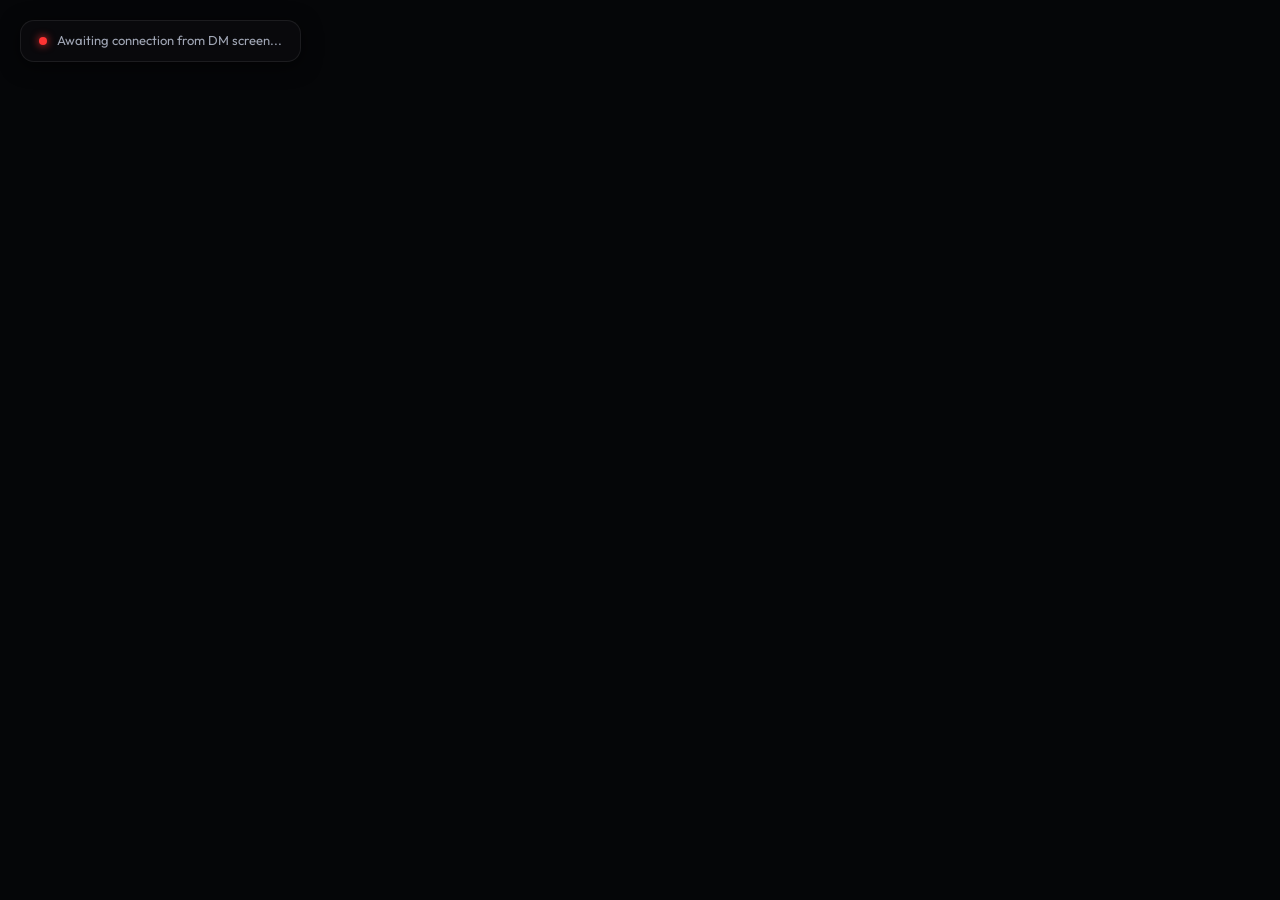
<file: player.html>
<!DOCTYPE html>
<html lang="en">
<head>
    <meta charset="UTF-8">
    <meta name="viewport" content="width=device-width, initial-scale=1.0">
    <title>Aetherforge | Player View Screen</title>
    <link rel="preconnect" href="https://fonts.googleapis.com">
    <link rel="preconnect" href="https://fonts.gstatic.com" crossorigin>
    <link href="https://fonts.googleapis.com/css2?family=Inter:wght@400;500;600&family=Outfit:wght@600;700&display=swap" rel="stylesheet">
    <link rel="stylesheet" href="style.css">
    <style>
        body, html {
            margin: 0;
            padding: 0;
            width: 100%;
            height: 100vh;
            overflow: hidden;
            background-color: #030406 !important;
        }
        .player-viewport {
            width: 100vw;
            height: 100vh;
            position: relative;
            overflow: hidden;
            background-color: #050608;
        }
        #syncOverlay {
            position: absolute;
            top: 20px;
            left: 20px;
            z-index: 1000;
            background: rgba(10, 11, 14, 0.9);
            border: 1px solid var(--border-color);
            padding: 10px 18px;
            border-radius: var(--radius-lg);
            font-family: var(--font-heading);
            font-size: 13px;
            color: var(--text-secondary);
            display: flex;
            align-items: center;
            gap: 10px;
            box-shadow: 0 4px 20px rgba(0, 0, 0, 0.6);
            backdrop-filter: blur(8px);
            pointer-events: none;
            transition: all 0.3s ease;
        }
        .pulse-dot {
            width: 8px;
            height: 8px;
            background-color: #ff3333;
            border-radius: 50%;
            box-shadow: 0 0 8px #ff3333;
        }
        .pulse-dot.connected {
            background-color: #33ff33;
            box-shadow: 0 0 8px #33ff33;
            animation: pulseSimple 1.5s infinite alternate;
        }
        @keyframes pulseSimple {
            0% { opacity: 0.4; }
            100% { opacity: 1.0; }
        }
    </style>
</head>
<body>
    <div class="player-viewport">
        <!-- Floating Connectivity Indicator -->
        <div id="syncOverlay">
            <div class="pulse-dot" id="statusDot"></div>
            <span id="statusText">Awaiting connection from DM screen...</span>
        </div>

        <!-- Canvas Container -->
        <div class="canvas-container" id="canvasContainer">
            <canvas id="mapCanvas"></canvas>
        </div>
    </div>

    <!-- Receiver Core logic -->
    <script type="module">
        import { MapRenderer } from './js/renderer.js';
        import { THEMES } from './js/config.js';

        document.addEventListener('DOMContentLoaded', () => {
            const renderer = new MapRenderer('mapCanvas', 'canvasContainer');
            
            // Configure renderer strictly for Player View mode
            renderer.isPlayerView = true; 
            
            // Connect to BroadcastChannel
            const channel = new BroadcastChannel('aetherforge_sync');
            const statusDot = document.getElementById('statusDot');
            const statusText = document.getElementById('statusText');

            // Apply primary HSL themes
            function applyTheme(themeKey) {
                const tConf = THEMES[themeKey];
                if (tConf) {
                    document.documentElement.style.setProperty('--accent-hue', tConf.hue);
                }
            }

            channel.onmessage = (e) => {
                const msg = e.data;
                
                if (msg.type === 'sync_state') {
                    // Update connection UI
                    statusDot.className = 'pulse-dot connected';
                    statusText.textContent = `Connected to DM | Layer: ${msg.levelKey.toUpperCase()}`;
                    
                    // Sync theme
                    if (msg.levelKey === 'surface') {
                        applyTheme(msg.biome);
                    } else if (msg.levelKey === 'upper') {
                        applyTheme(msg.theme);
                    } else {
                        applyTheme('cavern');
                    }

                    // Sync player fog details
                    renderer.fogMask = msg.fogMask;
                    renderer.playModeActive = msg.playModeActive;
                    
                    // Sync zoom/pan camera translation
                    renderer.scale   = msg.scale;
                    renderer.offsetX = msg.offsetX;
                    renderer.offsetY = msg.offsetY;
                    // applyTransform is a no-op now; animation loop redraws

                    // Load Grid
                    renderer.setMapData(
                        msg.levelKey,
                        msg.grid,
                        msg.roomsData,
                        msg.theme,
                        msg.biome,
                        msg.gridShape
                    );
                }
            };
        });
    </script>
</body>
</html>
</file>
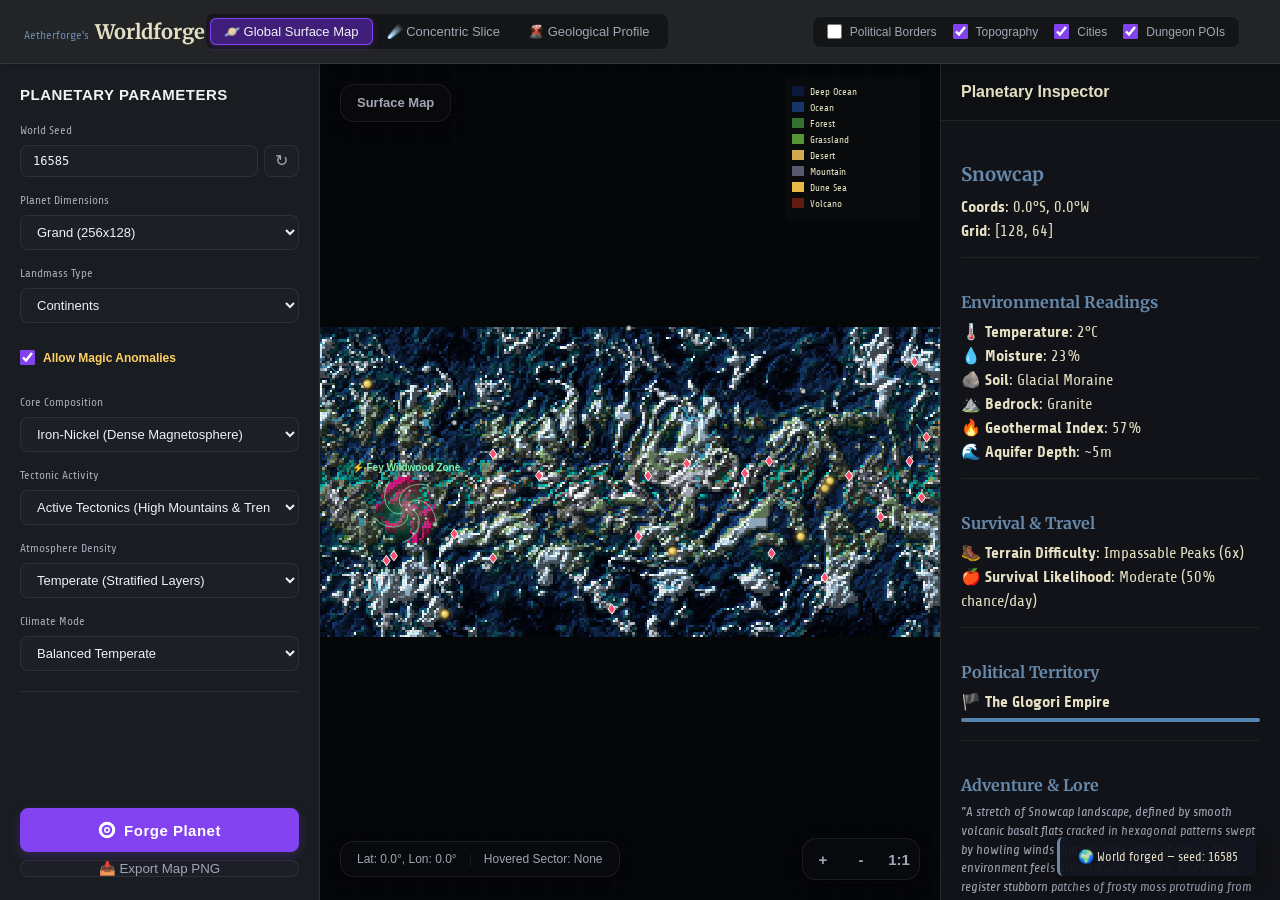
<file: world.html>
<!DOCTYPE html>
<html lang="en">
<head>
    <meta charset="UTF-8">
    <meta name="viewport" content="width=device-width, initial-scale=1.0">
    <title>Planetary Worldforge | Aetherforge Generator</title>
    <!-- Google Fonts: Merriweather (serif) and Share Tech / Share (sans-serif) -->
    <link rel="preconnect" href="https://fonts.googleapis.com">
    <link rel="preconnect" href="https://fonts.gstatic.com" crossorigin>
    <link href="https://fonts.googleapis.com/css2?family=Merriweather:ital,wght@0,300;0,400;0,700;1,300&family=Share+Tech&family=Share:ital,wght@0,400;0,700;1,400&display=swap" rel="stylesheet">
    <link rel="stylesheet" href="style.css">
    <!-- Inline check for CORS / file protocol blocks -->
    <script>
        if (window.location.protocol === 'file:') {
            document.addEventListener('DOMContentLoaded', () => {
                const warn = document.createElement('div');
                warn.style.cssText = 'position:fixed;top:0;left:0;right:0;background:#d32f2f;color:#fff;padding:12px 24px;text-align:center;z-index:999999;font-family:sans-serif;font-size:14px;font-weight:bold;box-shadow:0 4px 12px rgba(0,0,0,0.3);display:flex;justify-content:center;align-items:center;gap:12px;';
                warn.innerHTML = '<span>⚠️ <strong>CORS Protocol Blocked</strong>: Browsers block ES Module loading on local files. Please run a local web server (e.g. VS Code Live Server, python -m http.server, or npm run dev) to test the Worldforge generator.</span>';
                document.body.appendChild(warn);
            });
        }
    </script>
</head>
<body class="dungeon-fullscreen-body">
    <div class="app-container">
        <!-- HEADER -->
        <header class="watabou-header dungeon-header">
            <div class="header-logo">
                <a href="index.html" class="logo-back-link">
                    <span class="logo-author">Aetherforge's</span>
                    <span class="logo-title">Worldforge</span>
                </a>
            </div>
            
            <div class="level-tabs" id="worldViewTabs">
                <button class="level-tab active" data-view="surface">
                    🪐 Global Surface Map
                </button>
                <button class="level-tab" data-view="slice">
                    ☄️ Concentric Slice
                </button>
                <button class="level-tab" data-view="profile">
                    🌋 Geological Profile
                </button>
            </div>

            <!-- VIEW OVERLAYS -->
            <div class="play-mode-controls" id="worldMapControls">
                <label class="switch-label" title="Show political borders of kingdoms">
                    <input type="checkbox" id="chkPoliticalView">
                    <span class="switch-text">Political Borders</span>
                </label>
                <label class="switch-label" title="Show topographic elevation contours">
                    <input type="checkbox" id="chkTopography" checked>
                    <span class="switch-text">Topography</span>
                </label>
                <label class="switch-label" title="Show cities and capitals">
                    <input type="checkbox" id="chkShowCities" checked>
                    <span class="switch-text">Cities</span>
                </label>
                <label class="switch-label" title="Show points of interest linking to dungeons">
                    <input type="checkbox" id="chkShowPOIs" checked>
                    <span class="switch-text">Dungeon POIs</span>
                </label>
            </div>
        </header>

        <!-- MAIN LAYOUT -->
        <main class="app-main">
            
            <!-- LEFT COLUMN: PLANET PARAMETERS -->
            <aside class="sidebar sidebar-controls">
                <div class="sidebar-section">
                    <h2>Planetary Parameters</h2>
                    
                    <div class="control-group">
                        <label for="inputWorldSeed">World Seed</label>
                        <div style="display:flex; gap:6px;">
                            <input type="text" id="inputWorldSeed" class="form-control" placeholder="Random" style="flex:1; font-family: monospace; font-size:12px;">
                            <button class="btn btn-secondary" id="btnRandomWorldSeed" title="Roll random seed" style="padding: 0 10px; font-size: 16px;">&#x21bb;</button>
                        </div>
                    </div>

                    <div class="control-group">
                        <label for="selectPlanetSize">Planet Dimensions</label>
                        <select id="selectPlanetSize" class="form-control">
                            <option value="small">Standard (128x64)</option>
                            <option value="medium" selected>Grand (256x128)</option>
                            <option value="large">Colossal (512x256)</option>
                            <option value="legendary">Planetary (1024x512)</option>
                            <option value="epic">Epic / Continental (2048x1024)</option>
                            <option value="custom">Custom...</option>
                        </select>
                    </div>

                    <!-- Custom Dimensions -->
                    <div class="control-group" id="customDimGroup" style="display:none;">
                        <div style="display:flex; gap:8px;">
                            <div style="flex:1;">
                                <label for="inputCustomWidth" style="font-size:11px;">Width</label>
                                <input type="number" id="inputCustomWidth" class="form-control" value="512" min="32" max="4096" style="padding: 4px 8px; font-size:12px;">
                            </div>
                            <div style="flex:1;">
                                <label for="inputCustomHeight" style="font-size:11px;">Height</label>
                                <input type="number" id="inputCustomHeight" class="form-control" value="256" min="16" max="2048" style="padding: 4px 8px; font-size:12px;">
                            </div>
                        </div>
                    </div>

                    <div class="control-group">
                        <label for="selectLandmass">Landmass Type</label>
                        <select id="selectLandmass" class="form-control">
                            <option value="continents" selected>Continents</option>
                            <option value="pangea">Pangea</option>
                            <option value="islands">Islands & Archipelagos</option>
                        </select>
                    </div>

                    <div class="control-group" style="margin-top: 12px; margin-bottom: 12px;">
                        <label class="switch-label" title="Enable fantasy/magical biomes & anomalies" style="display:flex; align-items:center; gap:8px; cursor:pointer;">
                            <input type="checkbox" id="chkAllowMagic" checked style="cursor:pointer;">
                            <span class="switch-text" style="font-weight:bold; color:#ffd166;">Allow Magic Anomalies</span>
                        </label>
                    </div>

                    <div class="control-group">
                        <label for="selectCoreType">Core Composition</label>
                        <select id="selectCoreType" class="form-control">
                            <option value="iron-nickel" selected>Iron-Nickel (Dense Magnetosphere)</option>
                            <option value="silicate">Chondritic Silicate (Weak Shield)</option>
                            <option value="gold-molten">Molten Heavy Metals (Amber Core)</option>
                            <option value="crystal">Volatile Energetic Crystal (Cyan Glow)</option>
                        </select>
                    </div>

                    <div class="control-group">
                        <label for="selectTectonics">Tectonic Activity</label>
                        <select id="selectTectonics" class="form-control">
                            <option value="active" selected>Active Tectonics (High Mountains & Trenches)</option>
                            <option value="passive">Stable Plateaus (Rolling Plains & Valley Networks)</option>
                        </select>
                    </div>

                    <div class="control-group">
                        <label for="selectAtmosphere">Atmosphere Density</label>
                        <select id="selectAtmosphere" class="form-control">
                            <option value="temperate" selected>Temperate (Stratified Layers)</option>
                            <option value="thin">Thin (Low Pressure, High Exosphere)</option>
                            <option value="thick">Super-Dense (Thick Troposphere, Acid Haze)</option>
                        </select>
                    </div>

                    <div class="control-group">
                        <label for="selectClimate">Climate Mode</label>
                        <select id="selectClimate" class="form-control">
                            <option value="balanced" selected>Balanced Temperate</option>
                            <option value="frozen">Glacial Ice Age (Large Polar Caps)</option>
                            <option value="desolate">Arid Desert (Widespread Dunes)</option>
                            <option value="volcanic">Lava Wasteland (High Magma Chambers)</option>
                        </select>
                    </div>
                </div>

                <div class="sidebar-actions">
                    <button class="btn btn-primary btn-large btn-glow" id="btnForgeWorld">
                        <svg viewBox="0 0 24 24" width="18" height="18" fill="none" stroke="currentColor" stroke-width="2"><path d="M12 2a10 10 0 1 0 10 10A10 10 0 0 0 12 2zm0 18a8 8 0 1 1 8-8 8 8 0 0 1-8 8z"/><circle cx="12" cy="12" r="3"/></svg>
                        Forge Planet
                    </button>
                    <button class="btn btn-secondary" id="btnExportMap" title="Export surface map as PNG" style="margin-top:8px;width:100%;">
                        📥 Export Map PNG
                    </button>
                </div>
            </aside>

            <!-- CENTER COLUMN: MAP CANVAS VIEWPORT -->
            <section class="canvas-viewport">
                <!-- VIEWPORT HUD -->
                <div class="viewport-hud" style="top: 20px; bottom: auto; left: 20px; z-index: 100;">
                    <div class="hud-info" style="font-size: 13px; font-weight: bold; background-color: rgba(10,11,14,0.9);">
                        <span id="txtWorldViewTitle">Surface Map</span>
                    </div>
                </div>

                <div id="worldCanvasContainer">
                    <canvas id="worldCanvas" tabindex="1"></canvas>
                    <!-- Generation loading overlay — hidden by default, shown via JS -->
                    <div id="worldLoadingOverlay" style="display:none;position:absolute;inset:0;background:rgba(10,11,14,0.88);z-index:50;flex-direction:column;align-items:center;justify-content:center;gap:16px;">
                        <div style="width:48px;height:48px;border:4px solid rgba(102,136,170,0.3);border-top-color:#6688aa;border-radius:50%;animation:worldSpin 0.8s linear infinite;"></div>
                        <p style="font-family:'Share',sans-serif;color:#e5e0c3;font-size:15px;">Forging World…</p>
                    </div>
                </div>

                <style>@keyframes worldSpin { to { transform: rotate(360deg); } }</style>

                
                <div class="viewport-hud">
                    <div class="hud-info">
                        <span id="txtWorldCoords">Lat: 0.0°, Lon: 0.0°</span>
                        <span class="hud-divider">|</span>
                        <span id="txtWorldSector">Hovered Sector: None</span>
                    </div>
                    <div class="hud-controls">
                        <button class="hud-btn" id="btnWorldZoomIn" title="Zoom In">+</button>
                        <button class="hud-btn" id="btnWorldZoomOut" title="Zoom Out">-</button>
                        <button class="hud-btn" id="btnWorldZoomReset" title="Reset Camera">1:1</button>
                    </div>
                </div>
            </section>

            <!-- RIGHT COLUMN: DETAILS INSPECTOR -->
            <aside class="sidebar sidebar-inspector">
                <div class="inspector-header">
                    <h2>Planetary Inspector</h2>
                </div>
                
                <div class="inspector-content" id="worldInspectorContent">
                    <div class="inspector-empty-state">
                        <svg viewBox="0 0 24 24" width="48" height="48" fill="none" stroke="currentColor" stroke-width="1.5">
                            <path d="M12 22s8-4 8-10V5l-8-3-8 3v7c0 6 8 10 8 10z"/>
                        </svg>
                        <p>Hover or click on sectors on the world map, concentric arcs on the slice view, or geological layers on the drill profile to inspect details.</p>
                    </div>
                </div>
            </aside>

        </main>
    </div>

    <!-- Toast notification -->
    <div id="toastContainer" style="position:fixed;bottom:24px;right:24px;z-index:9999;display:flex;flex-direction:column;gap:8px;"></div>

    <!-- Web App Logic -->
    <script type="module" src="js/world.js?v=1.0.4"></script>
    <script>
        // Export PNG handler (hoisted so it works after world.js sets window.visualizer)
        document.addEventListener('DOMContentLoaded', () => {
            const btn = document.getElementById('btnExportMap');
            if (btn) btn.addEventListener('click', () => {
                const v = window.visualizer;
                if (!v) return;
                const a = document.createElement('a');
                a.href = v.canvas.toDataURL('image/png');
                a.download = `worldforge-${v.world ? v.world.seed : 'map'}.png`;
                a.click();
            });
        });
    </script>
</body>
</html>
</file>
<file: style.css>
/* CSS Custom Properties for Theme Colors & Tokens */
:root {
    --bg-primary: #0a0b0e;
    --bg-secondary: rgba(18, 20, 26, 0.7);
    --bg-tertiary: rgba(30, 34, 45, 0.5);
    
    --border-color: rgba(255, 255, 255, 0.08);
    --border-color-hover: rgba(255, 255, 255, 0.15);
    --glass-blur: blur(12px);
    
    /* Accents - HSL for easy opacity overlays */
    --accent-hue: 262; /* Amber is around 35, Purple is 262, Emerald is 142 */
    --accent-primary: hsl(var(--accent-hue), 85%, 60%);
    --accent-glow: hsla(var(--accent-hue), 85%, 60%, 0.25);
    --accent-glow-strong: hsla(var(--accent-hue), 85%, 60%, 0.5);
    --accent-hover: hsl(var(--accent-hue), 90%, 65%);
    --accent-dark: hsl(var(--accent-hue), 60%, 30%);
    
    /* Text */
    --text-primary: #f0f2f5;
    --text-secondary: #a0a6b5;
    --text-muted: #696e7c;
    --text-link: hsl(var(--accent-hue), 90%, 70%);

    /* Feedback Colors */
    --color-easy: #4caf50;
    --color-medium: #ff9800;
    --color-hard: #f44336;
    --color-deadly: #9c27b0;
    --color-loot: #e91e63;
    --color-trap: #ff5722;

    /* Spacing & Sizes */
    --radius-sm: 4px;
    --radius-md: 8px;
    --radius-lg: 14px;
    --font-heading: 'Outfit', -apple-system, BlinkMacSystemFont, "Segoe UI", Roboto, sans-serif;
    --font-body: 'Inter', -apple-system, BlinkMacSystemFont, "Segoe UI", Roboto, sans-serif;
}

/* Reset & Base Elements */
* {
    box-sizing: border-box;
    margin: 0;
    padding: 0;
}

body {
    background-color: var(--bg-primary);
    background-image: 
        radial-gradient(at 0% 0%, hsla(280, 80%, 20%, 0.15) 0px, transparent 50%),
        radial-gradient(at 100% 100%, hsla(30, 80%, 20%, 0.1) 0px, transparent 50%),
        radial-gradient(at 50% 50%, rgba(10, 11, 14, 1) 0px, rgba(5, 5, 8, 1) 100%);
    color: var(--text-primary);
    font-family: var(--font-body);
    font-size: 14px;
    line-height: 1.5;
    height: 100vh;
    overflow: hidden;
}

/* Layout Wrapper */
.app-container {
    display: flex;
    flex-direction: column;
    height: 100vh;
    width: 100%;
}

/* Header styling */
.app-header {
    display: flex;
    align-items: center;
    justify-content: space-between;
    height: 64px;
    padding: 0 24px;
    background-color: var(--bg-secondary);
    backdrop-filter: var(--glass-blur);
    border-bottom: 1px solid var(--border-color);
    z-index: 100;
}

.header-logo {
    display: flex;
    align-items: center;
    gap: 12px;
}

.logo-icon {
    color: var(--accent-primary);
    filter: drop-shadow(0 0 8px var(--accent-glow-strong));
    animation: rotateSlow 20s linear infinite;
}

@keyframes rotateSlow {
    from { transform: rotate(0deg); }
    to { transform: rotate(360deg); }
}

.header-logo h1 {
    font-family: var(--font-heading);
    font-size: 22px;
    font-weight: 700;
    letter-spacing: -0.5px;
    background: linear-gradient(135deg, #ffffff 30%, var(--accent-primary) 100%);
    -webkit-background-clip: text;
    -webkit-text-fill-color: transparent;
}

.logo-tag {
    font-size: 11px;
    color: var(--text-muted);
    font-weight: 500;
    text-transform: uppercase;
    letter-spacing: 1px;
    padding-left: 8px;
    border-left: 1px solid var(--border-color);
}

/* Level Tabs Selector */
.level-tabs {
    display: flex;
    background-color: rgba(0, 0, 0, 0.4);
    padding: 4px;
    border-radius: var(--radius-md);
    border: 1px solid var(--border-color);
}

.level-tab {
    display: flex;
    align-items: center;
    gap: 8px;
    background: none;
    border: none;
    color: var(--text-secondary);
    font-family: var(--font-heading);
    font-weight: 500;
    padding: 6px 14px;
    font-size: 13px;
    border-radius: calc(var(--radius-md) - 2px);
    cursor: pointer;
    transition: all 0.2s cubic-bezier(0.4, 0, 0.2, 1);
}

.level-tab:hover {
    color: var(--text-primary);
    background-color: rgba(255, 255, 255, 0.04);
}

.level-tab.active {
    color: var(--text-primary);
    background-color: var(--accent-dark);
    box-shadow: inset 0 0 0 1px var(--accent-primary), 0 2px 8px var(--accent-glow);
}

/* Header Buttons Group */
.header-actions {
    display: flex;
    gap: 10px;
}

/* Main Area Grid */
.app-main {
    display: grid;
    grid-template-columns: 320px 1fr 340px;
    height: calc(100vh - 64px);
    width: 100%;
    overflow: hidden;
}

/* Sidebar Styling */
.sidebar {
    background-color: var(--bg-secondary);
    backdrop-filter: var(--glass-blur);
    display: flex;
    flex-direction: column;
    overflow-y: auto;
    border-right: 1px solid var(--border-color);
    padding: 20px;
    gap: 20px;
}

.sidebar-controls {
    border-right: 1px solid var(--border-color);
}

.sidebar-inspector {
    border-right: none;
    border-left: 1px solid var(--border-color);
    background-color: rgba(12, 13, 18, 0.8);
    padding: 0;
}

.sidebar-section {
    display: flex;
    flex-direction: column;
    gap: 14px;
    padding-bottom: 20px;
    border-bottom: 1px solid var(--border-color);
}

.sidebar-section:last-of-type {
    border-bottom: none;
}

.sidebar-section h2 {
    font-family: var(--font-heading);
    font-size: 15px;
    font-weight: 600;
    color: var(--text-primary);
    text-transform: uppercase;
    letter-spacing: 0.5px;
    display: flex;
    align-items: center;
    justify-content: space-between;
}

/* Custom Interactive Controls styling */
.control-group {
    display: flex;
    flex-direction: column;
    gap: 6px;
}

label {
    font-size: 12px;
    font-weight: 500;
    color: var(--text-secondary);
}

.form-control {
    background-color: var(--bg-tertiary);
    border: 1px solid var(--border-color);
    border-radius: var(--radius-md);
    color: var(--text-primary);
    padding: 8px 12px;
    font-family: var(--font-body);
    font-size: 13px;
    outline: none;
    cursor: pointer;
    transition: all 0.2s ease;
}

.form-control:focus, .form-control:hover {
    border-color: var(--accent-primary);
    box-shadow: 0 0 0 3px var(--accent-glow);
}

.form-row {
    display: flex;
    gap: 12px;
}

.col-half {
    flex: 1;
}

/* Ranges */
.range-container {
    display: flex;
    align-items: center;
    gap: 12px;
}

.form-range {
    flex: 1;
    -webkit-appearance: none;
    appearance: none;
    background: var(--bg-tertiary);
    height: 6px;
    border-radius: var(--radius-sm);
    outline: none;
}

.form-range::-webkit-slider-thumb {
    -webkit-appearance: none;
    appearance: none;
    width: 14px;
    height: 14px;
    border-radius: 50%;
    background: var(--accent-primary);
    cursor: pointer;
    box-shadow: 0 0 6px var(--accent-glow-strong);
    transition: transform 0.1s ease;
}

.form-range::-webkit-slider-thumb:hover {
    transform: scale(1.2);
}

.range-value {
    font-family: var(--font-heading);
    font-weight: 500;
    font-size: 12px;
    color: var(--text-primary);
    min-width: 60px;
    text-align: right;
}

/* Buttons style system */
.btn {
    display: inline-flex;
    align-items: center;
    justify-content: center;
    gap: 8px;
    font-family: var(--font-heading);
    font-weight: 500;
    border-radius: var(--radius-md);
    cursor: pointer;
    transition: all 0.2s cubic-bezier(0.4, 0, 0.2, 1);
    outline: none;
    border: 1px solid transparent;
}

.btn-primary {
    background-color: var(--accent-primary);
    color: #ffffff;
    box-shadow: 0 4px 12px var(--accent-glow);
}

.btn-primary:hover {
    background-color: var(--accent-hover);
    box-shadow: 0 6px 16px var(--accent-glow-strong);
    transform: translateY(-1px);
}

.btn-secondary {
    background-color: var(--bg-tertiary);
    border-color: var(--border-color);
    color: var(--text-secondary);
}

.btn-secondary:hover {
    color: var(--text-primary);
    border-color: var(--border-color-hover);
    background-color: rgba(255, 255, 255, 0.05);
}

.btn-icon {
    padding: 8px 14px;
    font-size: 13px;
}

.btn-large {
    width: 100%;
    padding: 12px;
    font-size: 15px;
    font-weight: 600;
    letter-spacing: 0.5px;
}

.btn-glow {
    border-color: var(--accent-primary);
    animation: pulseGlow 3s infinite alternate;
}

@keyframes pulseGlow {
    0% { box-shadow: 0 4px 10px var(--accent-glow); }
    100% { box-shadow: 0 6px 20px var(--accent-glow-strong); }
}

.sidebar-actions {
    margin-top: auto;
    padding-top: 10px;
}

/* Viewport */
.canvas-viewport {
    position: relative;
    background-color: #050608;
    display: flex;
    align-items: center;
    justify-content: center;
    overflow: hidden;
    /* subtle grid overlay for aesthetics */
    background-image: 
        linear-gradient(rgba(255, 255, 255, 0.015) 1px, transparent 1px),
        linear-gradient(90deg, rgba(255, 255, 255, 0.015) 1px, transparent 1px);
    background-size: 32px 32px;
    background-position: center;
}

/* Canvas fills viewport – pan/zoom done via ctx transforms */
.canvas-container {
    position: absolute;
    inset: 0;
    pointer-events: none; /* canvas handles all events */
}

#mapCanvas {
    position: absolute;
    top: 0;
    left: 0;
    width: 100%;
    height: 100%;
    display: block;
    cursor: grab;
    outline: none;
    pointer-events: auto; /* override parent's pointer-events: none */
}

#mapCanvas:active {
    cursor: grabbing;
}

/* World canvas — same full-fill rules as mapCanvas */
#worldCanvasContainer {
    position: absolute !important;
    inset: 0 !important;
    width: auto !important;
    height: auto !important;
}

#worldCanvas {
    position: absolute;
    top: 0;
    left: 0;
    width: 100%;
    height: 100%;
    display: block;
    cursor: crosshair;
    outline: none;
    pointer-events: auto;
}

#worldCanvas:active {
    cursor: grabbing;
}



/* Viewport HUD */
.viewport-hud {
    position: absolute;
    bottom: 20px;
    left: 20px;
    right: 20px;
    display: flex;
    justify-content: space-between;
    align-items: center;
    pointer-events: none;
}

.hud-info {
    pointer-events: auto;
    background-color: rgba(10, 11, 14, 0.85);
    border: 1px solid var(--border-color);
    backdrop-filter: var(--glass-blur);
    padding: 8px 16px;
    border-radius: var(--radius-lg);
    font-size: 12px;
    font-family: var(--font-heading);
    color: var(--text-secondary);
    display: flex;
    gap: 12px;
    align-items: center;
    box-shadow: 0 4px 15px rgba(0, 0, 0, 0.5);
}

.hud-divider {
    color: var(--border-color);
}

.hud-controls {
    pointer-events: auto;
    display: flex;
    gap: 6px;
    background-color: rgba(10, 11, 14, 0.85);
    border: 1px solid var(--border-color);
    backdrop-filter: var(--glass-blur);
    padding: 4px;
    border-radius: var(--radius-lg);
    box-shadow: 0 4px 15px rgba(0, 0, 0, 0.5);
}

.hud-btn {
    background: none;
    border: none;
    width: 32px;
    height: 32px;
    border-radius: 50%;
    color: var(--text-secondary);
    font-size: 15px;
    font-weight: 600;
    cursor: pointer;
    display: flex;
    align-items: center;
    justify-content: center;
    transition: all 0.15s ease;
}

.hud-btn:hover {
    background-color: rgba(255, 255, 255, 0.08);
    color: var(--text-primary);
}

/* Inspector Styling */
.inspector-header {
    display: flex;
    justify-content: space-between;
    align-items: center;
    padding: 16px 20px;
    border-bottom: 1px solid var(--border-color);
    background-color: rgba(0, 0, 0, 0.2);
}

.inspector-header h2 {
    font-family: var(--font-heading);
    font-size: 16px;
    font-weight: 600;
}

.inspector-content {
    flex: 1;
    overflow-y: auto;
    padding: 20px;
    display: flex;
    flex-direction: column;
    gap: 18px;
}

/* Inspector Cards and Components */
.inspector-empty-state {
    display: flex;
    flex-direction: column;
    align-items: center;
    justify-content: center;
    text-align: center;
    padding: 40px 20px;
    color: var(--text-muted);
    gap: 16px;
    height: 60%;
}

.inspector-empty-state svg {
    color: var(--text-muted);
    opacity: 0.4;
}

.room-card-header {
    background-color: var(--accent-dark);
    padding: 10px 14px;
    border-radius: var(--radius-md);
    margin-bottom: 10px;
    border-left: 4px solid var(--accent-primary);
}

.room-card-header h3 {
    font-family: var(--font-heading);
    font-size: 16px;
    font-weight: 600;
    color: #fff;
}

.room-card-header .room-type-tag {
    font-size: 11px;
    text-transform: uppercase;
    letter-spacing: 0.5px;
    color: var(--text-secondary);
}

.room-section {
    display: flex;
    flex-direction: column;
    gap: 6px;
}

.room-section h4 {
    font-family: var(--font-heading);
    font-size: 12px;
    text-transform: uppercase;
    letter-spacing: 1px;
    color: var(--text-secondary);
    border-bottom: 1px solid var(--border-color);
    padding-bottom: 4px;
    margin-bottom: 4px;
}

.room-section p {
    font-size: 13px;
    color: var(--text-primary);
    line-height: 1.6;
}

/* Sensory lists */
.sensory-pill-container {
    display: flex;
    flex-wrap: wrap;
    gap: 6px;
    margin-top: 4px;
}

.sensory-pill {
    font-size: 11px;
    padding: 3px 8px;
    border-radius: 12px;
    background-color: var(--bg-tertiary);
    border: 1px solid var(--border-color);
    color: var(--text-secondary);
}

.sensory-pill strong {
    color: var(--text-primary);
}

/* Encounter Stat Blocks */
.encounter-block {
    background-color: rgba(0, 0, 0, 0.2);
    border: 1px solid var(--border-color);
    border-radius: var(--radius-md);
    padding: 10px;
    display: flex;
    flex-direction: column;
    gap: 8px;
}

.difficulty-badge {
    align-self: flex-start;
    font-family: var(--font-heading);
    font-size: 11px;
    font-weight: 600;
    text-transform: uppercase;
    padding: 2px 8px;
    border-radius: 10px;
    color: #fff;
}

.difficulty-badge.easy { background-color: var(--color-easy); }
.difficulty-badge.medium { background-color: var(--color-medium); }
.difficulty-badge.hard { background-color: var(--color-hard); }
.difficulty-badge.deadly { background-color: var(--color-deadly); }

.monster-item {
    display: flex;
    justify-content: space-between;
    font-size: 13px;
    border-bottom: 1px dashed var(--border-color);
    padding-bottom: 4px;
}

.monster-item:last-child {
    border-bottom: none;
    padding-bottom: 0;
}

.monster-name {
    font-weight: 500;
    color: var(--text-primary);
}

.monster-cr {
    font-size: 11px;
    color: var(--text-muted);
}

/* Loot & Traps cards */
.danger-card {
    background-color: rgba(255, 87, 34, 0.05);
    border: 1px solid rgba(255, 87, 34, 0.2);
    border-radius: var(--radius-md);
    padding: 10px;
    border-left: 4px solid var(--color-trap);
}

.danger-card-title {
    font-family: var(--font-heading);
    font-weight: 600;
    color: var(--color-trap);
    font-size: 13px;
    margin-bottom: 4px;
}

.loot-card {
    background-color: rgba(233, 30, 99, 0.05);
    border: 1px solid rgba(233, 30, 99, 0.2);
    border-radius: var(--radius-md);
    padding: 10px;
    border-left: 4px solid var(--color-loot);
}

.loot-card-title {
    font-family: var(--font-heading);
    font-weight: 600;
    color: var(--color-loot);
    font-size: 13px;
    margin-bottom: 4px;
}

/* Scrollbar Customization */
::-webkit-scrollbar {
    width: 6px;
    height: 6px;
}

::-webkit-scrollbar-track {
    background: transparent;
}

::-webkit-scrollbar-thumb {
    background: var(--border-color-hover);
    border-radius: 3px;
}

::-webkit-scrollbar-thumb:hover {
    background: var(--text-muted);
}

/* Responsive adjustments */
@media (max-width: 1024px) {
    .app-main {
        grid-template-columns: 280px 1fr;
    }
    .sidebar-inspector {
        display: none; /* Hide inspector on smaller screens, could display as overlay */
    }
}

/* Canvas Keyboard Navigation Focus Outline */
#mapCanvas:focus {
    outline: none;
    box-shadow: 0 0 0 2px var(--accent-primary), 0 20px 50px rgba(0, 0, 0, 0.8);
}

/* Inspector Editor Form Elements */
.inspector-card {
    display: flex;
    flex-direction: column;
    gap: 16px;
    animation: fadeIn 0.2s ease-out;
}

@keyframes fadeIn {
    from { opacity: 0; transform: translateY(5px); }
    to { opacity: 1; transform: translateY(0); }
}

.editor-field-group {
    display: flex;
    flex-direction: column;
    gap: 6px;
    margin-bottom: 8px;
}

.editor-field-group label {
    font-size: 11px;
    text-transform: uppercase;
    letter-spacing: 0.5px;
    color: var(--text-secondary);
    font-weight: 600;
}

.inspector-input, .inspector-textarea {
    background-color: var(--bg-tertiary);
    border: 1px solid var(--border-color);
    border-radius: var(--radius-md);
    color: var(--text-primary);
    padding: 8px 10px;
    font-family: var(--font-body);
    font-size: 13px;
    outline: none;
    transition: all 0.15s ease;
}

.inspector-input:focus, .inspector-textarea:focus {
    border-color: var(--accent-primary);
    background-color: rgba(0, 0, 0, 0.3);
}

.inspector-textarea {
    resize: vertical;
    min-height: 70px;
    line-height: 1.4;
}

.editor-monster-list {
    display: flex;
    flex-direction: column;
    gap: 6px;
    margin-top: 6px;
}

.editor-monster-row {
    display: flex;
    gap: 8px;
    align-items: center;
}

.monster-qty-input {
    width: 48px;
    text-align: center;
}

.monster-name-input {
    flex: 1;
}

.btn-small-danger {
    background-color: rgba(244, 67, 54, 0.15);
    border: 1px solid rgba(244, 67, 54, 0.3);
    color: #ff8a80;
    width: 28px;
    height: 28px;
    padding: 0;
    border-radius: var(--radius-md);
    font-size: 12px;
    font-weight: bold;
    display: flex;
    align-items: center;
    justify-content: center;
    cursor: pointer;
    transition: all 0.15s ease;
}

.btn-small-danger:hover {
    background-color: #f44336;
    color: #ffffff;
}

.editor-actions-row {
    display: flex;
    gap: 10px;
    margin-top: 10px;
    padding-top: 12px;
    border-top: 1px solid var(--border-color);
}

/* Play Mode / FOW View Controls in Header */
.play-mode-controls {
    display: flex;
    align-items: center;
    gap: 16px;
    background-color: rgba(0, 0, 0, 0.4);
    padding: 6px 14px;
    border-radius: var(--radius-md);
    border: 1px solid var(--border-color);
    margin-left: auto;
    margin-right: 16px;
}

.switch-label {
    display: flex;
    align-items: center;
    gap: 8px;
    cursor: pointer;
    user-select: none;
    font-family: var(--font-heading);
    font-size: 12px;
    font-weight: 500;
    color: var(--text-secondary);
    transition: color 0.15s ease;
}

.switch-label:hover {
    color: var(--text-primary);
}

.switch-label input[type="checkbox"] {
    cursor: pointer;
    accent-color: var(--accent-primary);
    width: 15px;
    height: 15px;
}

/* Floating Brush Palette Toolbar in Viewport */
.canvas-editor-toolbar {
    position: absolute;
    top: 20px;
    left: 50%;
    transform: translateX(-50%);
    z-index: 100;
    display: flex;
    align-items: center;
    gap: 4px;
    background-color: rgba(10, 11, 14, 0.9);
    border: 1px solid var(--border-color);
    backdrop-filter: var(--glass-blur);
    padding: 5px;
    border-radius: var(--radius-lg);
    box-shadow: 0 8px 32px rgba(0, 0, 0, 0.7);
    pointer-events: auto;
}

.editor-tool-btn {
    background: none;
    border: none;
    width: 34px;
    height: 34px;
    border-radius: 50%;
    color: var(--text-secondary);
    cursor: pointer;
    display: flex;
    align-items: center;
    justify-content: center;
    transition: all 0.15s cubic-bezier(0.4, 0, 0.2, 1);
}

.editor-tool-btn:hover {
    background-color: rgba(255, 255, 255, 0.08);
    color: var(--text-primary);
}

.editor-tool-btn.active {
    background-color: var(--accent-dark);
    box-shadow: inset 0 0 0 1px var(--accent-primary), 0 2px 8px var(--accent-glow);
    color: #ffffff;
}

.editor-tool-divider {
    width: 1px;
    height: 20px;
    background-color: var(--border-color);
    margin: 0 4px;
}

.tool-dot {
    width: 12px;
    height: 12px;
    border-radius: 50%;
    border: 1px solid rgba(255, 255, 255, 0.2);
    display: inline-block;
}

/* ---- Generation Progress Bar Overlay ---- */
.canvas-viewport {
    position: relative;
}

.gen-progress-overlay {
    position: absolute;
    inset: 0;
    z-index: 200;
    display: flex;
    align-items: center;
    justify-content: center;
    background: rgba(5, 6, 8, 0.82);
    backdrop-filter: blur(8px);
    pointer-events: all;
}

.gen-progress-box {
    display: flex;
    flex-direction: column;
    align-items: center;
    gap: 16px;
    background: rgba(18, 20, 26, 0.9);
    border: 1px solid var(--border-color);
    border-radius: var(--radius-lg);
    padding: 36px 48px;
    box-shadow: 0 24px 60px rgba(0, 0, 0, 0.8), 0 0 0 1px rgba(255,255,255,0.04);
    min-width: 280px;
    text-align: center;
}

.gen-progress-icon {
    color: var(--accent-primary);
    filter: drop-shadow(0 0 10px var(--accent-glow-strong));
    animation: spinForge 1.2s linear infinite;
}

@keyframes spinForge {
    from { transform: rotate(0deg); }
    to { transform: rotate(360deg); }
}

.gen-progress-label {
    font-family: var(--font-heading);
    font-size: 18px;
    font-weight: 700;
    color: var(--text-primary);
    letter-spacing: 0.5px;
}

.gen-progress-sub {
    font-family: var(--font-body);
    font-size: 12px;
    color: var(--text-muted);
    min-height: 16px;
}

.gen-progress-bar-wrap {
    width: 100%;
    height: 6px;
    background: rgba(255,255,255,0.07);
    border-radius: 100px;
    overflow: hidden;
}

.gen-progress-bar {
    height: 100%;
    width: 0%;
    background: linear-gradient(90deg, var(--accent-primary), var(--accent-hover));
    border-radius: 100px;
    transition: width 0.3s ease;
    box-shadow: 0 0 10px var(--accent-glow-strong);
}

/* ==========================================================================
   WATABOU THEME & LAYOUT INTEGRATION
   ========================================================================== */

/* Page variables overrides or custom variables */
:root {
    --watabou-bg: #2e3033;
    --watabou-header-bg: #222426;
    --watabou-card-bg: #d9d3ce;
    --watabou-card-hover: #e3deda;
    --watabou-text-dark: #2e3033;
    --watabou-text-muted: #5e6469;
    --watabou-accent: #6688aa;
    --watabou-accent-hover: #88aacc;
    --watabou-highlight: #ffee99;
    
    --watabou-font-logo: 'Merriweather', serif;
    --watabou-font-body: 'Share', sans-serif;
    --watabou-font-heading: 'Merriweather', serif;
}

/* Base override for Watabou look */
body {
    background-color: var(--watabou-bg);
    background-image: none; /* remove background gradients */
    color: #e5e0c3; /* warm cream default text */
    font-family: var(--watabou-font-body);
    font-size: 16px;
    height: auto;
    overflow-y: auto; /* enable page scrolling */
}

/* Page Wrapper */
.watabou-page-wrapper {
    max-width: 1060px;
    margin: 0 auto;
    padding: 0 20px 40px 20px;
}

/* Header */
.watabou-header {
    background-color: var(--watabou-header-bg);
    display: flex;
    justify-content: space-between;
    align-items: center;
    padding: 16px 24px;
    margin-bottom: 24px;
    border-bottom: none;
    z-index: 100;
    box-shadow: 0 2px 8px rgba(0,0,0,0.15);
}

.watabou-header .header-logo {
    display: flex;
    flex-direction: column;
    align-items: flex-start;
    gap: 0px;
}

.watabou-header .logo-author {
    font-family: var(--watabou-font-body);
    font-size: 14px;
    text-transform: none;
    color: var(--watabou-accent);
    letter-spacing: normal;
    padding: 0;
    border: none;
}

.watabou-header .logo-title {
    font-family: var(--watabou-font-logo);
    font-size: 26px;
    font-weight: 700;
    margin: 0;
    background: none;
    -webkit-text-fill-color: initial;
    color: #e5e0c3;
}

.watabou-header .header-nav {
    display: flex;
    gap: 20px;
}

.watabou-header .nav-link {
    font-family: var(--watabou-font-body);
    font-size: 16px;
    color: var(--watabou-accent);
    text-decoration: none;
    font-weight: normal;
    transition: color 0.15s ease;
}

.watabou-header .nav-link:hover,
.watabou-header .nav-link.active {
    color: var(--watabou-highlight);
    text-decoration: underline;
}

/* Intro Text */
.watabou-intro {
    font-family: var(--watabou-font-body);
    font-size: 18px;
    line-height: 1.6;
    margin-bottom: 30px;
    color: #c9c4ad;
}

/* Blocks Grid */
.blocks-grid {
    display: grid;
    grid-template-columns: repeat(auto-fill, minmax(310px, 1fr));
    gap: 24px;
    align-items: start;
}

/* If screen size is large, let the live generator block span 2 columns */
@media (min-width: 768px) {
    .generator-card.live-card {
        grid-column: span 2;
    }
}

@media (min-width: 1024px) {
    .generator-card.live-card {
        grid-column: span 3; /* spans full width on desktop for perfect fit! */
    }
}

/* Generator Cards Base styling */
.generator-card {
    background-color: var(--watabou-card-bg);
    border-radius: 4px;
    overflow: hidden;
    box-shadow: 0 4px 12px rgba(0,0,0,0.15);
    transition: transform 0.2s ease, background-color 0.2s ease;
    display: flex;
    flex-direction: column;
}

.static-card:hover {
    transform: translateY(-2px);
    background-color: var(--watabou-card-hover);
}

.card-image-wrapper {
    height: 180px;
    overflow: hidden;
    background-color: #000;
    position: relative;
}

.card-image-wrapper img {
    width: 100%;
    height: 100%;
    object-fit: cover;
    transition: transform 0.3s ease;
}

.static-card:hover .card-image-wrapper img {
    transform: scale(1.05);
}

.card-content {
    padding: 16px;
    color: var(--watabou-text-dark);
}

.card-title {
    font-family: var(--watabou-font-heading);
    font-size: 20px;
    font-weight: 700;
    margin-bottom: 8px;
}

.card-title a {
    color: var(--watabou-text-dark);
    text-decoration: none;
}

.card-title a:hover {
    color: var(--watabou-accent);
    text-decoration: underline;
}

.card-desc {
    font-family: var(--watabou-font-body);
    font-size: 15px;
    line-height: 1.5;
    color: var(--watabou-text-muted);
}

/* Live Interactive Generator Block Styling */
.generator-card.live-card {
    background-color: #1e222d; /* dark slate theme inside the active block card */
    border: 2px solid var(--watabou-accent);
    color: var(--text-primary);
}

.live-card-header {
    background-color: var(--watabou-header-bg);
    padding: 12px 16px;
    display: flex;
    justify-content: space-between;
    align-items: center;
    border-bottom: 1px solid var(--border-color);
    flex-wrap: wrap;
    gap: 12px;
}

.live-card-title-group {
    display: flex;
    align-items: center;
    gap: 8px;
}

.live-badge {
    background-color: var(--watabou-accent);
    color: #fff;
    font-size: 10px;
    padding: 2px 6px;
    border-radius: 100px;
    font-weight: bold;
    text-transform: uppercase;
}

.live-card-header .card-title {
    color: #e5e0c3;
    font-size: 18px;
    margin: 0;
}

.live-card-controls {
    display: flex;
    align-items: center;
    gap: 12px;
}

.live-card-body {
    display: grid;
    grid-template-columns: 1fr;
    min-height: 480px;
}

@media (min-width: 900px) {
    .live-card-body {
        grid-template-columns: 1fr 340px; /* split pane: canvas / controls */
    }
}

/* Live Canvas Area */
.live-canvas-area {
    position: relative;
    background-color: #0d0f13;
    border-right: 1px solid var(--border-color);
    display: flex;
    flex-direction: column;
    min-height: 380px;
}

.live-canvas-area .canvas-container {
    flex: 1;
    position: relative;
    width: 100%;
    height: 100%;
}

.live-canvas-area #mapCanvas {
    width: 100%;
    height: 100%;
}

/* Live Controls Area */
.live-controls-area {
    display: flex;
    flex-direction: column;
    background-color: #151821;
    height: 520px;
    overflow: hidden;
}

/* Area pane tab switcher */
.live-tabs-header {
    display: flex;
    background-color: #0d0f13;
    border-bottom: 1px solid var(--border-color);
}

.live-area-tab {
    flex: 1;
    background: none;
    border: none;
    color: var(--text-secondary);
    padding: 10px;
    font-family: var(--watabou-font-body);
    font-size: 14px;
    cursor: pointer;
    text-align: center;
    border-bottom: 2px solid transparent;
    transition: all 0.15s ease;
}

.live-area-tab:hover {
    color: var(--text-primary);
    background-color: rgba(255,255,255,0.02);
}

.live-area-tab.active {
    color: var(--watabou-highlight);
    border-bottom-color: var(--watabou-accent);
    background-color: #151821;
    font-weight: bold;
}

/* Panes container */
.live-pane {
    display: none;
    flex: 1;
    padding: 16px;
    overflow-y: auto;
}

.live-pane.active {
    display: flex;
    flex-direction: column;
    gap: 16px;
}

.live-pane h3 {
    font-family: var(--watabou-font-heading);
    font-size: 14px;
    text-transform: uppercase;
    color: var(--watabou-accent);
    margin-bottom: 4px;
    border-bottom: 1px solid rgba(255,255,255,0.05);
    padding-bottom: 4px;
}

/* Actions panel grid */
.action-buttons-list {
    display: grid;
    grid-template-columns: 1fr 1fr;
    gap: 8px;
}

.action-buttons-list .btn {
    padding: 8px 10px;
    font-size: 11px;
}

/* Inspector inline style */
.inspector-header-inline {
    display: flex;
    justify-content: space-between;
    align-items: center;
    border-bottom: 1px solid rgba(255,255,255,0.05);
    padding-bottom: 6px;
    margin-bottom: 8px;
}

.inspector-header-inline h3 {
    margin: 0;
    border: none;
}

.live-card-footer {
    padding: 12px 16px;
    background-color: #0d0f13;
    border-top: 1px solid var(--border-color);
    margin-top: auto;
}

/* Override existing HUD bottom position */
.live-canvas-area .viewport-hud {
    bottom: 12px;
    left: 12px;
    right: 12px;
}

/* Overlay controls alignment */
.live-canvas-area .canvas-editor-toolbar {
    top: 12px;
}

/* General button adjustments for live card */
.live-pane .control-group label {
    font-size: 11px;
}
.live-pane .form-control {
    padding: 6px 10px;
    font-size: 12px;
}

/* Dedicated Dungeon Page Viewport & Fullscreen Overrides */
body.dungeon-fullscreen-body {
    height: 100vh;
    overflow: hidden;
}

.dungeon-header {
    margin-bottom: 0 !important;
    border-bottom: 1px solid var(--border-color) !important;
    height: 64px;
}

.logo-back-link {
    text-decoration: none;
    display: flex;
    align-items: baseline;
    gap: 6px;
}

.logo-back-link:hover .logo-title {
    color: var(--watabou-highlight) !important;
}

.logo-back-link .logo-author {
    font-size: 12px;
    color: var(--watabou-accent);
}

.logo-back-link .logo-title {
    font-family: var(--watabou-font-logo);
    font-size: 20px;
    font-weight: 700;
    color: #e5e0c3;
    margin: 0;
}


/* Ensure app-main expands correctly on fullscreen dedicated page */
.dungeon-fullscreen-body .app-container {
    height: 100vh;
    display: flex;
    flex-direction: column;
}

.dungeon-fullscreen-body .app-main {
    flex: 1;
    display: grid;
    grid-template-columns: 320px 1fr 340px;
    height: calc(100vh - 64px);
    overflow: hidden;
}

/* Planetary Worldforge Details Inspector Specifics */
.poi-box {
    border: 1px solid var(--watabou-accent);
    padding: 10px;
    border-radius: 4px;
    background: rgba(102, 136, 170, 0.1);
    margin-top: 10px;
    margin-bottom: 10px;
    font-family: var(--watabou-font-body);
}

.poi-box p {
    margin-bottom: 4px;
}

.inspector-section {
    border-bottom: 1px solid rgba(255,255,255,0.06);
    padding-bottom: 14px;
    margin-bottom: 14px;
}

.inspector-section h3, .inspector-section h4 {
    font-family: var(--watabou-font-heading);
    color: var(--watabou-accent);
    margin-bottom: 6px;
}

.inspector-section ul {
    margin-left: 18px;
    margin-top: 6px;
    color: var(--text-secondary);
}

.inspector-section li {
    margin-bottom: 4px;
    font-size: 13px;
}
</file>
